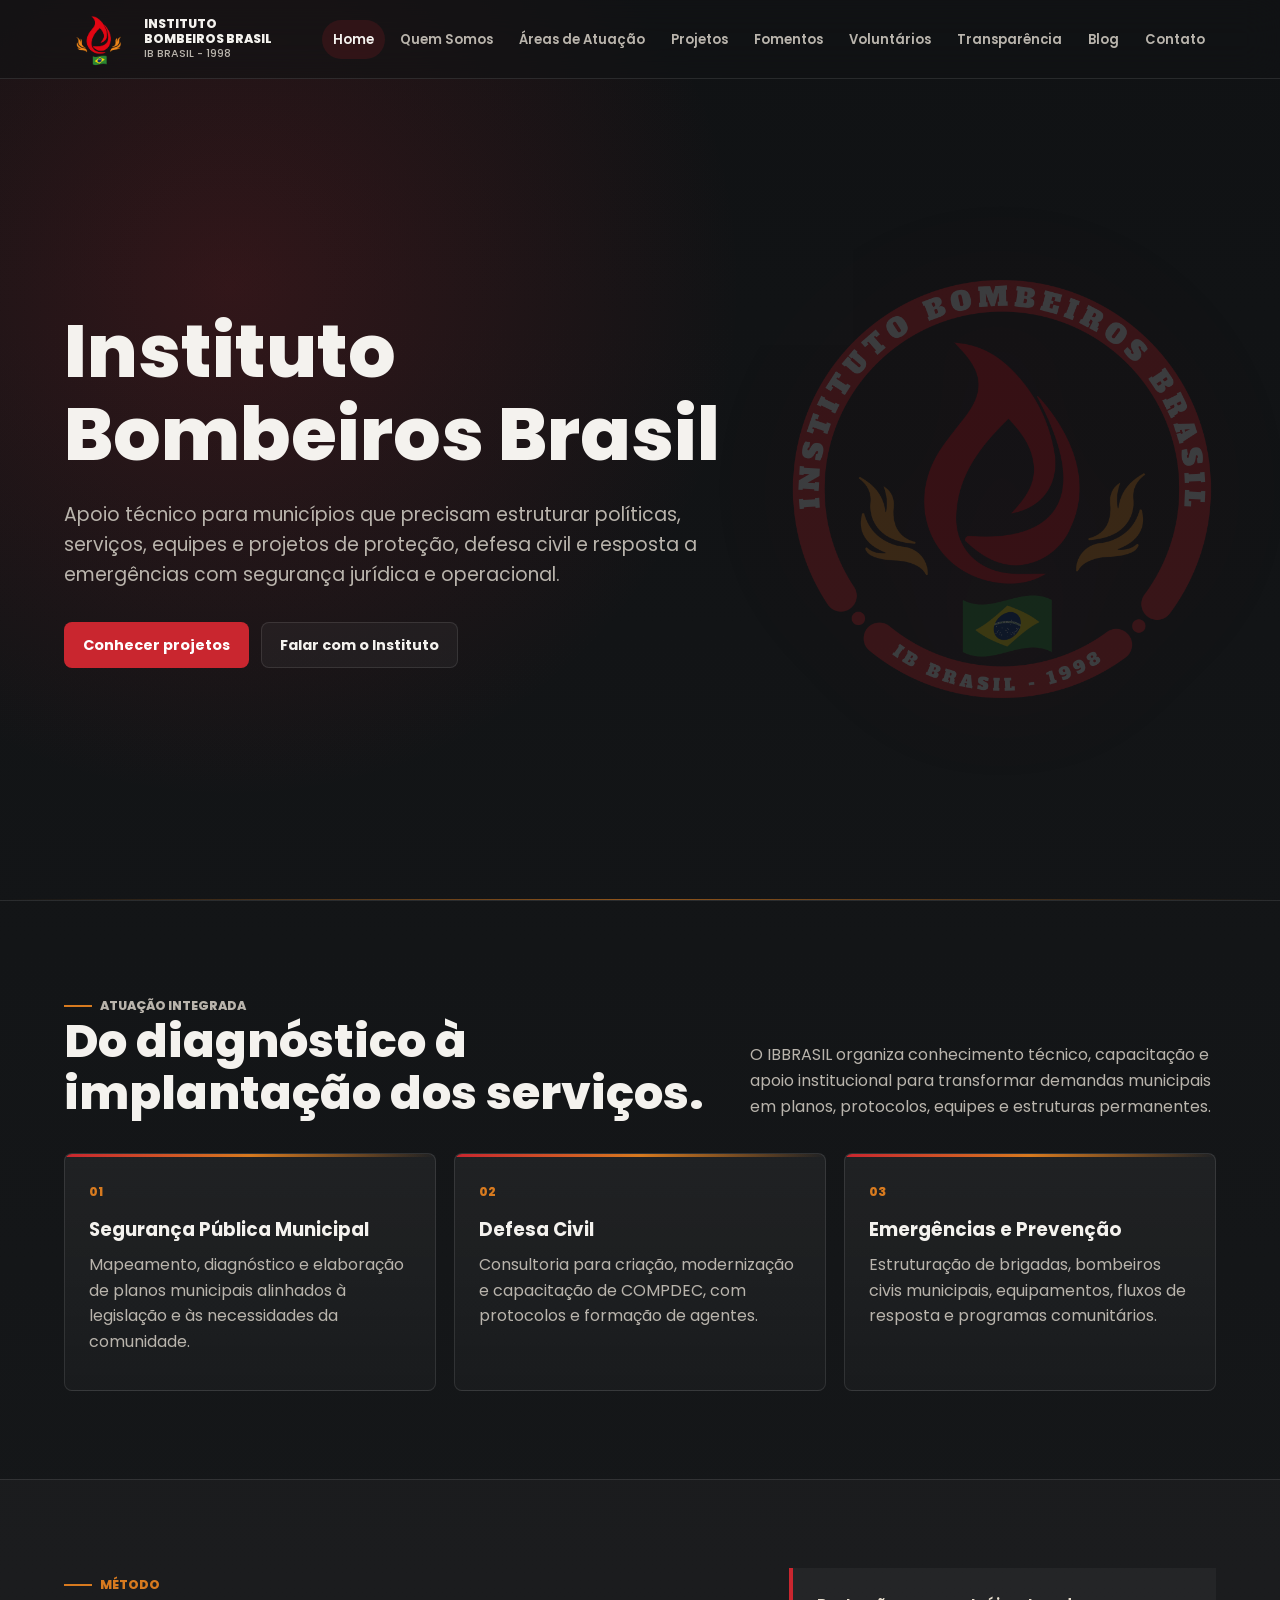
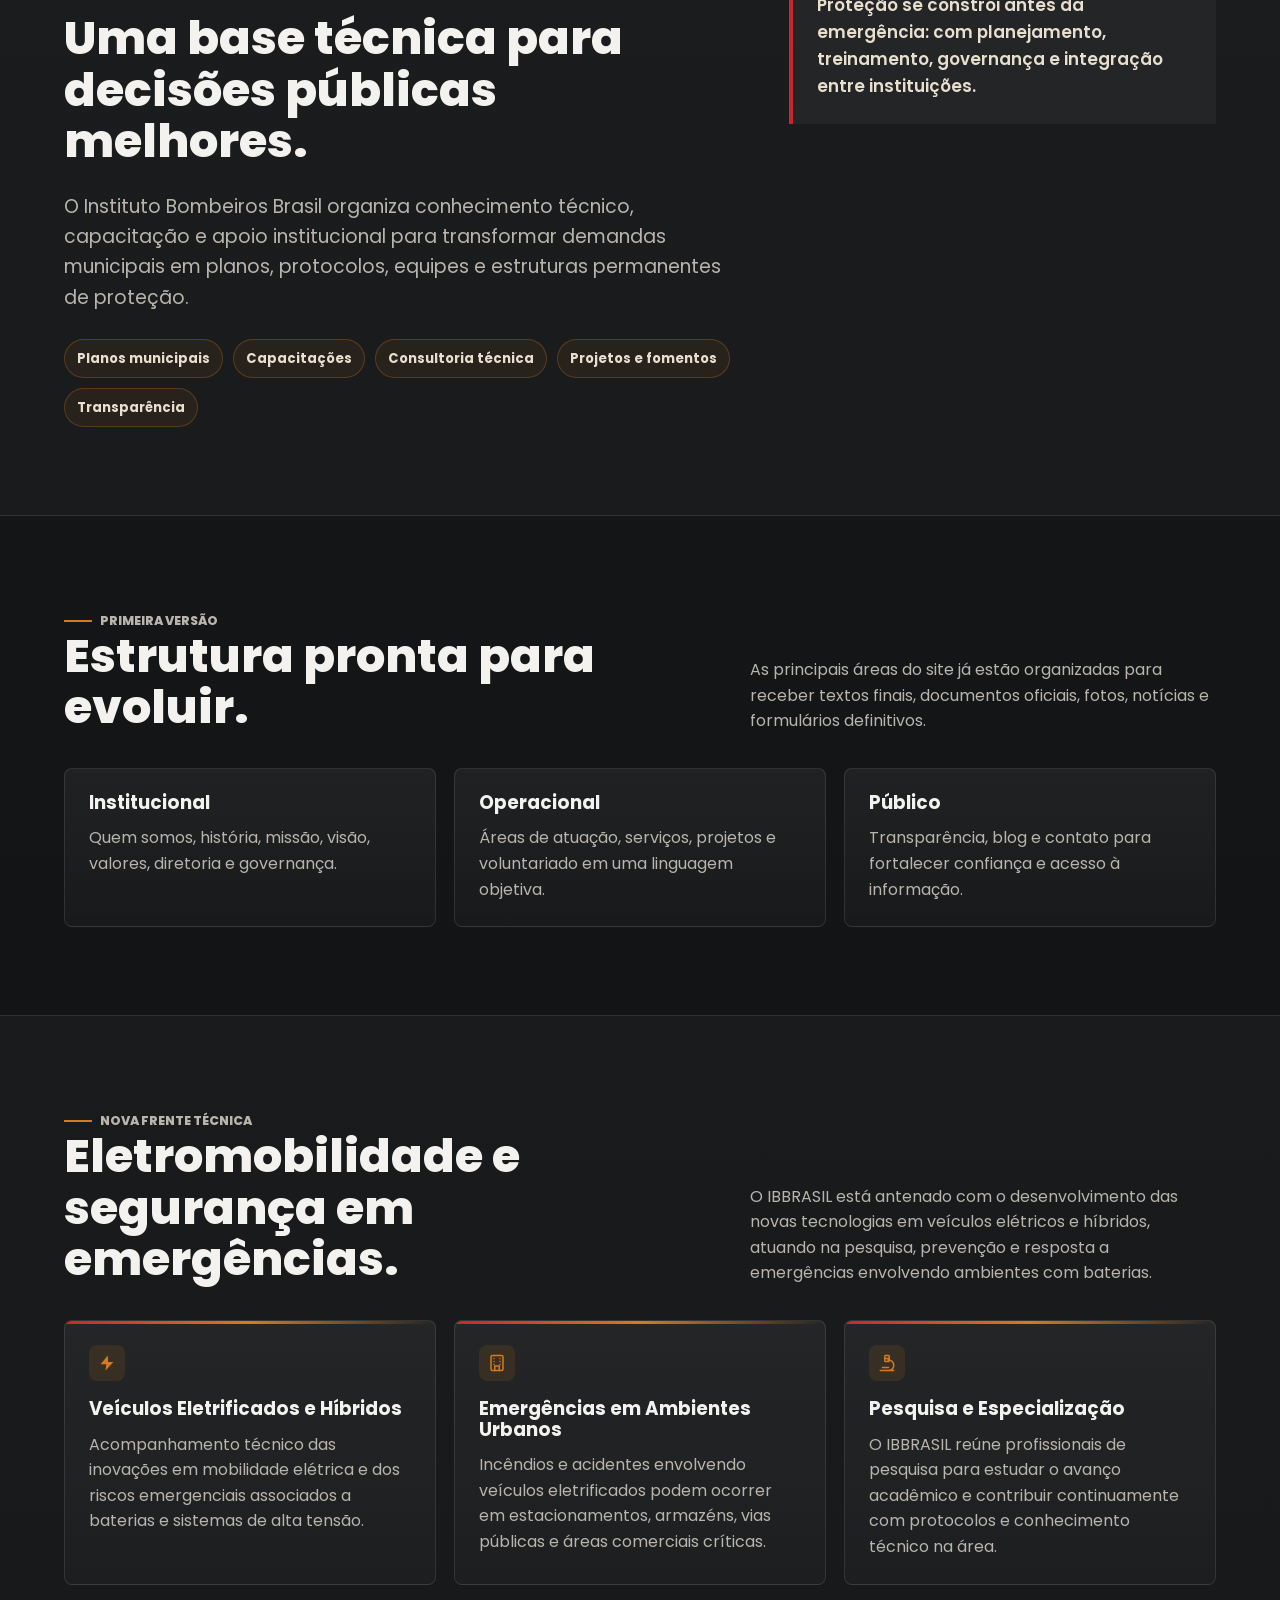
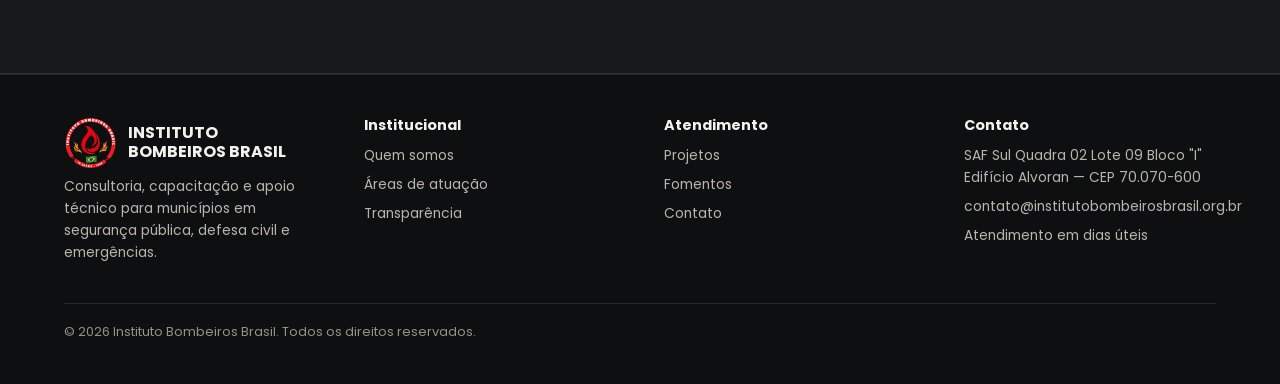
<file: index.html>
<!doctype html>
<html lang="pt-BR">
  <head>
    <meta charset="utf-8">
    <meta name="viewport" content="width=device-width, initial-scale=1">
    <title>Instituto Bombeiros Brasil | Segurança Pública e Defesa Civil Municipal</title>
    <meta name="description" content="Instituto Bombeiros Brasil: apoio técnico para municípios em segurança pública, defesa civil, prevenção e resposta a emergências. Brasília - DF, desde 1998.">
    <meta property="og:title" content="Instituto Bombeiros Brasil | Segurança Pública e Defesa Civil Municipal">
    <meta property="og:description" content="Apoio técnico para municípios em segurança pública, defesa civil, prevenção e resposta a emergências.">
    <meta property="og:image" content="https://institutobombeirosbrasil.org.br/assets/logo-ibb.png">
    <meta property="og:url" content="https://institutobombeirosbrasil.org.br/">
    <meta property="og:type" content="website">
    <meta name="twitter:card" content="summary_large_image">
    <link rel="canonical" href="https://institutobombeirosbrasil.org.br/">
    <link rel="icon" type="image/png" href="assets/favicon.png">
    <link rel="preconnect" href="https://fonts.googleapis.com">
    <link rel="preconnect" href="https://fonts.gstatic.com" crossorigin>
    <link rel="stylesheet" href="https://fonts.googleapis.com/css2?family=Poppins:wght@400;500;600;700;800&display=swap">
    <link rel="stylesheet" href="assets/styles.css">
  </head>
  <body data-page="home">
    <a href="#main-content" class="skip-link">Pular para o conteúdo</a>
    <div id="site-header"></div>

    <main id="main-content">
      <section class="hero">
        <div class="container hero-grid">
          <div>
            <h1>Instituto Bombeiros Brasil</h1>
            <p class="lead">Apoio técnico para municípios que precisam estruturar políticas, serviços, equipes e projetos de proteção, defesa civil e resposta a emergências com segurança jurídica e operacional.</p>
            <div class="hero-actions">
              <a class="button primary" href="pages/servicos.html">Conhecer projetos</a>
              <a class="button secondary" href="pages/contato.html">Falar com o Instituto</a>
            </div>
          </div>
          <div class="hero-mark">
            <img src="assets/logo-ibb.png" alt="" aria-hidden="true" width="600" height="600">
          </div>
        </div>
      </section>

      <section class="section">
        <div class="container">
          <div class="section-head">
            <div>
              <p class="eyebrow">Atuação integrada</p>
              <h2>Do diagnóstico à implantação dos serviços.</h2>
            </div>
            <p>O IBBRASIL organiza conhecimento técnico, capacitação e apoio institucional para transformar demandas municipais em planos, protocolos, equipes e estruturas permanentes.</p>
          </div>
          <div class="grid three">
            <article class="feature">
              <span class="card-label">01</span>
              <h3>Segurança Pública Municipal</h3>
              <p>Mapeamento, diagnóstico e elaboração de planos municipais alinhados à legislação e às necessidades da comunidade.</p>
            </article>
            <article class="feature">
              <span class="card-label">02</span>
              <h3>Defesa Civil</h3>
              <p>Consultoria para criação, modernização e capacitação de COMPDEC, com protocolos e formação de agentes.</p>
            </article>
            <article class="feature">
              <span class="card-label">03</span>
              <h3>Emergências e Prevenção</h3>
              <p>Estruturação de brigadas, bombeiros civis municipais, equipamentos, fluxos de resposta e programas comunitários.</p>
            </article>
          </div>
        </div>
      </section>

      <section class="section alt">
        <div class="container split">
          <div>
            <p class="eyebrow">Método</p>
            <h2>Uma base técnica para decisões públicas melhores.</h2>
            <p class="lead">O Instituto Bombeiros Brasil organiza conhecimento técnico, capacitação e apoio institucional para transformar demandas municipais em planos, protocolos, equipes e estruturas permanentes de proteção.</p>
            <div class="badge-row">
              <span class="badge">Planos municipais</span>
              <span class="badge">Capacitações</span>
              <span class="badge">Consultoria técnica</span>
              <span class="badge">Projetos e fomentos</span>
              <span class="badge">Transparência</span>
            </div>
          </div>
          <div class="quote-panel">Proteção se constrói antes da emergência: com planejamento, treinamento, governança e integração entre instituições.</div>
        </div>
      </section>

      <section class="section">
        <div class="container">
          <div class="section-head">
            <div>
              <p class="eyebrow">Primeira versão</p>
              <h2>Estrutura pronta para evoluir.</h2>
            </div>
            <p>As principais áreas do site já estão organizadas para receber textos finais, documentos oficiais, fotos, notícias e formulários definitivos.</p>
          </div>
          <div class="grid three">
            <article class="card">
              <h3>Institucional</h3>
              <p>Quem somos, história, missão, visão, valores, diretoria e governança.</p>
            </article>
            <article class="card">
              <h3>Operacional</h3>
              <p>Áreas de atuação, serviços, projetos e voluntariado em uma linguagem objetiva.</p>
            </article>
            <article class="card">
              <h3>Público</h3>
              <p>Transparência, blog e contato para fortalecer confiança e acesso à informação.</p>
            </article>
          </div>
        </div>
      </section>

      <section class="section alt">
        <div class="container">
          <div class="section-head">
            <div>
              <p class="eyebrow">Nova frente técnica</p>
              <h2>Eletromobilidade e segurança em emergências.</h2>
            </div>
            <p>O IBBRASIL está antenado com o desenvolvimento das novas tecnologias em veículos elétricos e híbridos, atuando na pesquisa, prevenção e resposta a emergências envolvendo ambientes com baterias.</p>
          </div>
          <div class="grid three">
            <article class="feature">
              <span class="card-icon">
                <svg width="18" height="18" viewBox="0 0 24 24" fill="currentColor" aria-hidden="true"><path d="M13 2 3.5 13.5H11L10 22l10.5-11.5H13.5L13 2Z"/></svg>
              </span>
              <h3>Veículos Eletrificados e Híbridos</h3>
              <p>Acompanhamento técnico das inovações em mobilidade elétrica e dos riscos emergenciais associados a baterias e sistemas de alta tensão.</p>
            </article>
            <article class="feature">
              <span class="card-icon">
                <svg width="18" height="18" viewBox="0 0 24 24" fill="none" stroke="currentColor" stroke-width="2" stroke-linecap="round" stroke-linejoin="round" aria-hidden="true"><rect x="4" y="2" width="16" height="20" rx="2"/><path d="M9 22v-6h6v6"/><path d="M8 6h.01M16 6h.01M8 10h.01M16 10h.01M8 14h.01M16 14h.01"/></svg>
              </span>
              <h3>Emergências em Ambientes Urbanos</h3>
              <p>Incêndios e acidentes envolvendo veículos eletrificados podem ocorrer em estacionamentos, armazéns, vias públicas e áreas comerciais críticas.</p>
            </article>
            <article class="feature">
              <span class="card-icon">
                <svg width="18" height="18" viewBox="0 0 24 24" fill="none" stroke="currentColor" stroke-width="2" stroke-linecap="round" stroke-linejoin="round" aria-hidden="true"><path d="M6 18h8M3 22h18M14 22a7 7 0 1 0 0-14h-1"/><rect x="9" y="2" width="6" height="8" rx="1"/><path d="M9 6h6"/></svg>
              </span>
              <h3>Pesquisa e Especialização</h3>
              <p>O IBBRASIL reúne profissionais de pesquisa para estudar o avanço acadêmico e contribuir continuamente com protocolos e conhecimento técnico na área.</p>
            </article>
          </div>
        </div>
      </section>
    </main>

    <div id="site-footer"></div>
    <script src="assets/site.js"></script>
  </body>
</html>
</file>
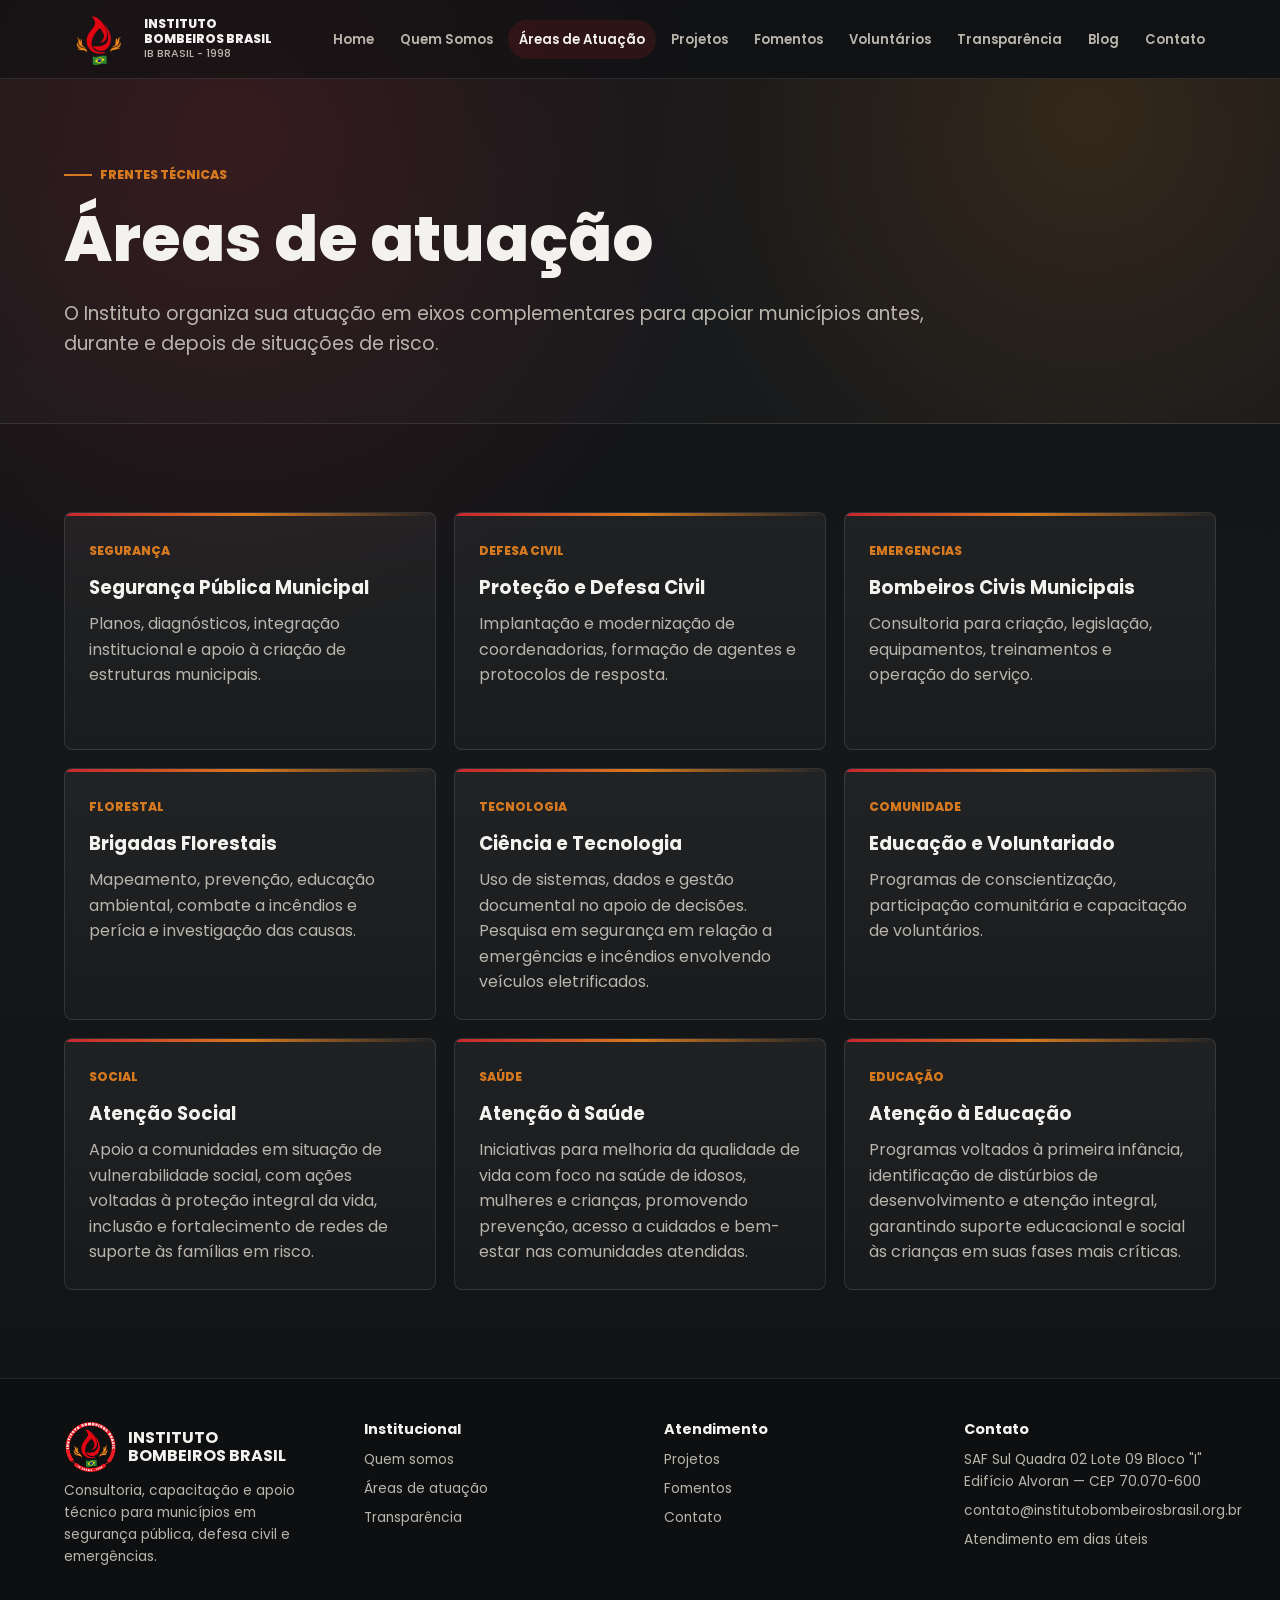
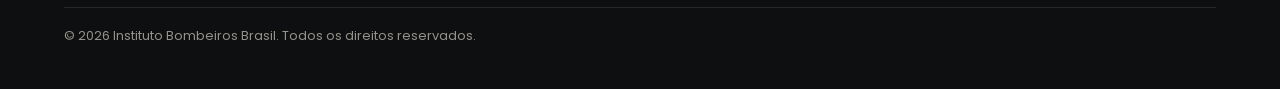
<file: pages/areas-de-atuacao.html>
<!doctype html>
<html lang="pt-BR">
  <head>
    <meta charset="utf-8">
    <meta name="viewport" content="width=device-width, initial-scale=1">
    <title>Áreas de Atuação | Instituto Bombeiros Brasil</title>
    <meta name="description" content="Conheça as frentes técnicas do IBBRASIL: segurança pública, defesa civil, bombeiros civis, brigadas florestais, eletromobilidade e educação preventiva.">
    <meta property="og:title" content="Áreas de Atuação | Instituto Bombeiros Brasil">
    <meta property="og:description" content="Segurança pública, defesa civil, bombeiros civis, brigadas florestais, eletromobilidade e educação preventiva.">
    <meta property="og:image" content="https://institutobombeirosbrasil.org.br/assets/logo-ibb.png">
    <meta property="og:url" content="https://institutobombeirosbrasil.org.br/pages/areas-de-atuacao.html">
    <meta property="og:type" content="website">
    <meta name="twitter:card" content="summary_large_image">
    <link rel="canonical" href="https://institutobombeirosbrasil.org.br/pages/areas-de-atuacao.html">
    <link rel="icon" type="image/png" href="../assets/favicon.png">
    <link rel="preconnect" href="https://fonts.googleapis.com">
    <link rel="preconnect" href="https://fonts.gstatic.com" crossorigin>
    <link rel="stylesheet" href="https://fonts.googleapis.com/css2?family=Poppins:wght@400;500;600;700;800&display=swap">
    <link rel="stylesheet" href="../assets/styles.css">
  </head>
  <body data-page="areas-de-atuacao">
    <a href="#main-content" class="skip-link">Pular para o conteúdo</a>
    <div id="site-header"></div>
    <main id="main-content">
      <section class="page-hero">
        <div class="container">
          <p class="eyebrow">Frentes técnicas</p>
          <h1>Áreas de atuação</h1>
          <p class="lead">O Instituto organiza sua atuação em eixos complementares para apoiar municípios antes, durante e depois de situações de risco.</p>
        </div>
      </section>
      <section class="section">
        <div class="container grid three">
          <article class="feature"><span class="card-label">Segurança</span><h3>Segurança Pública Municipal</h3><p>Planos, diagnósticos, integração institucional e apoio à criação de estruturas municipais.</p></article>
          <article class="feature"><span class="card-label">Defesa Civil</span><h3>Proteção e Defesa Civil</h3><p>Implantação e modernização de coordenadorias, formação de agentes e protocolos de resposta.</p></article>
          <article class="feature"><span class="card-label">Emergencias</span><h3>Bombeiros Civis Municipais</h3><p>Consultoria para criação, legislação, equipamentos, treinamentos e operação do serviço.</p></article>
          <article class="feature"><span class="card-label">Florestal</span><h3>Brigadas Florestais</h3><p>Mapeamento, prevenção, educação ambiental, combate a incêndios e perícia e investigação das causas.</p></article>
          <article class="feature"><span class="card-label">Tecnologia</span><h3>Ciência e Tecnologia</h3><p>Uso de sistemas, dados e gestão documental no apoio de decisões. Pesquisa em segurança em relação a emergências e incêndios envolvendo veículos eletrificados.</p></article>
          <article class="feature"><span class="card-label">Comunidade</span><h3>Educação e Voluntariado</h3><p>Programas de conscientização, participação comunitária e capacitação de voluntários.</p></article>
          <article class="feature"><span class="card-label">Social</span><h3>Atenção Social</h3><p>Apoio a comunidades em situação de vulnerabilidade social, com ações voltadas à proteção integral da vida, inclusão e fortalecimento de redes de suporte às famílias em risco.</p></article>
          <article class="feature"><span class="card-label">Saúde</span><h3>Atenção à Saúde</h3><p>Iniciativas para melhoria da qualidade de vida com foco na saúde de idosos, mulheres e crianças, promovendo prevenção, acesso a cuidados e bem-estar nas comunidades atendidas.</p></article>
          <article class="feature"><span class="card-label">Educação</span><h3>Atenção à Educação</h3><p>Programas voltados à primeira infância, identificação de distúrbios de desenvolvimento e atenção integral, garantindo suporte educacional e social às crianças em suas fases mais críticas.</p></article>
        </div>
      </section>
    </main>
    <div id="site-footer"></div>
    <script src="../assets/site.js"></script>
  </body>
</html>
</file>
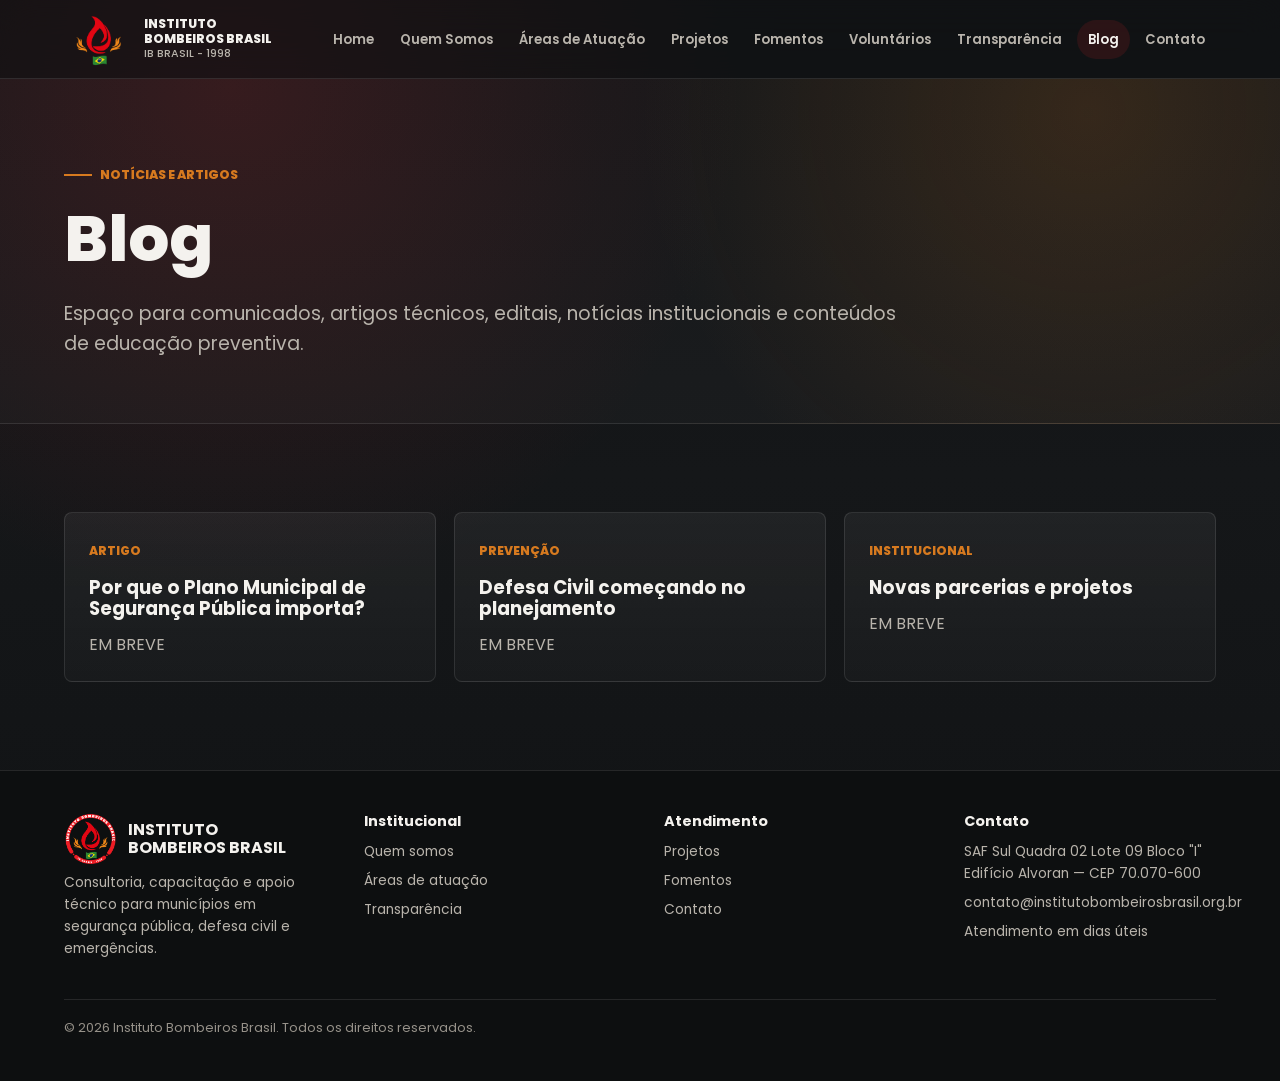
<file: pages/blog.html>
<!doctype html>
<html lang="pt-BR">
  <head>
    <meta charset="utf-8">
    <meta name="viewport" content="width=device-width, initial-scale=1">
    <title>Blog | Instituto Bombeiros Brasil</title>
    <meta name="description" content="Artigos técnicos, notícias institucionais, editais e conteúdos de educação preventiva do Instituto Bombeiros Brasil.">
    <meta property="og:title" content="Blog | Instituto Bombeiros Brasil">
    <meta property="og:description" content="Artigos técnicos, notícias institucionais e conteúdos de educação preventiva do IBBRASIL.">
    <meta property="og:image" content="https://institutobombeirosbrasil.org.br/assets/logo-ibb.png">
    <meta property="og:url" content="https://institutobombeirosbrasil.org.br/pages/blog.html">
    <meta property="og:type" content="website">
    <meta name="twitter:card" content="summary_large_image">
    <link rel="canonical" href="https://institutobombeirosbrasil.org.br/pages/blog.html">
    <link rel="icon" type="image/png" href="../assets/favicon.png">
    <link rel="preconnect" href="https://fonts.googleapis.com">
    <link rel="preconnect" href="https://fonts.gstatic.com" crossorigin>
    <link rel="stylesheet" href="https://fonts.googleapis.com/css2?family=Poppins:wght@400;500;600;700;800&display=swap">
    <link rel="stylesheet" href="../assets/styles.css">
  </head>
  <body data-page="blog">
    <a href="#main-content" class="skip-link">Pular para o conteúdo</a>
    <div id="site-header"></div>
    <main id="main-content">
      <section class="page-hero">
        <div class="container">
          <p class="eyebrow">Notícias e artigos</p>
          <h1>Blog</h1>
          <p class="lead">Espaço para comunicados, artigos técnicos, editais, notícias institucionais e conteúdos de educação preventiva.</p>
        </div>
      </section>
      <section class="section">
        <div class="container grid three">
          <article class="card"><span class="card-label">Artigo</span><h3>Por que o Plano Municipal de Segurança Pública importa?</h3><p>EM BREVE</p></article>
          <article class="card"><span class="card-label">Prevenção</span><h3>Defesa Civil começando no planejamento</h3><p>EM BREVE</p></article>
          <article class="card"><span class="card-label">Institucional</span><h3>Novas parcerias e projetos</h3><p>EM BREVE</p></article>
        </div>
      </section>
    </main>
    <div id="site-footer"></div>
    <script src="../assets/site.js"></script>
  </body>
</html>
</file>
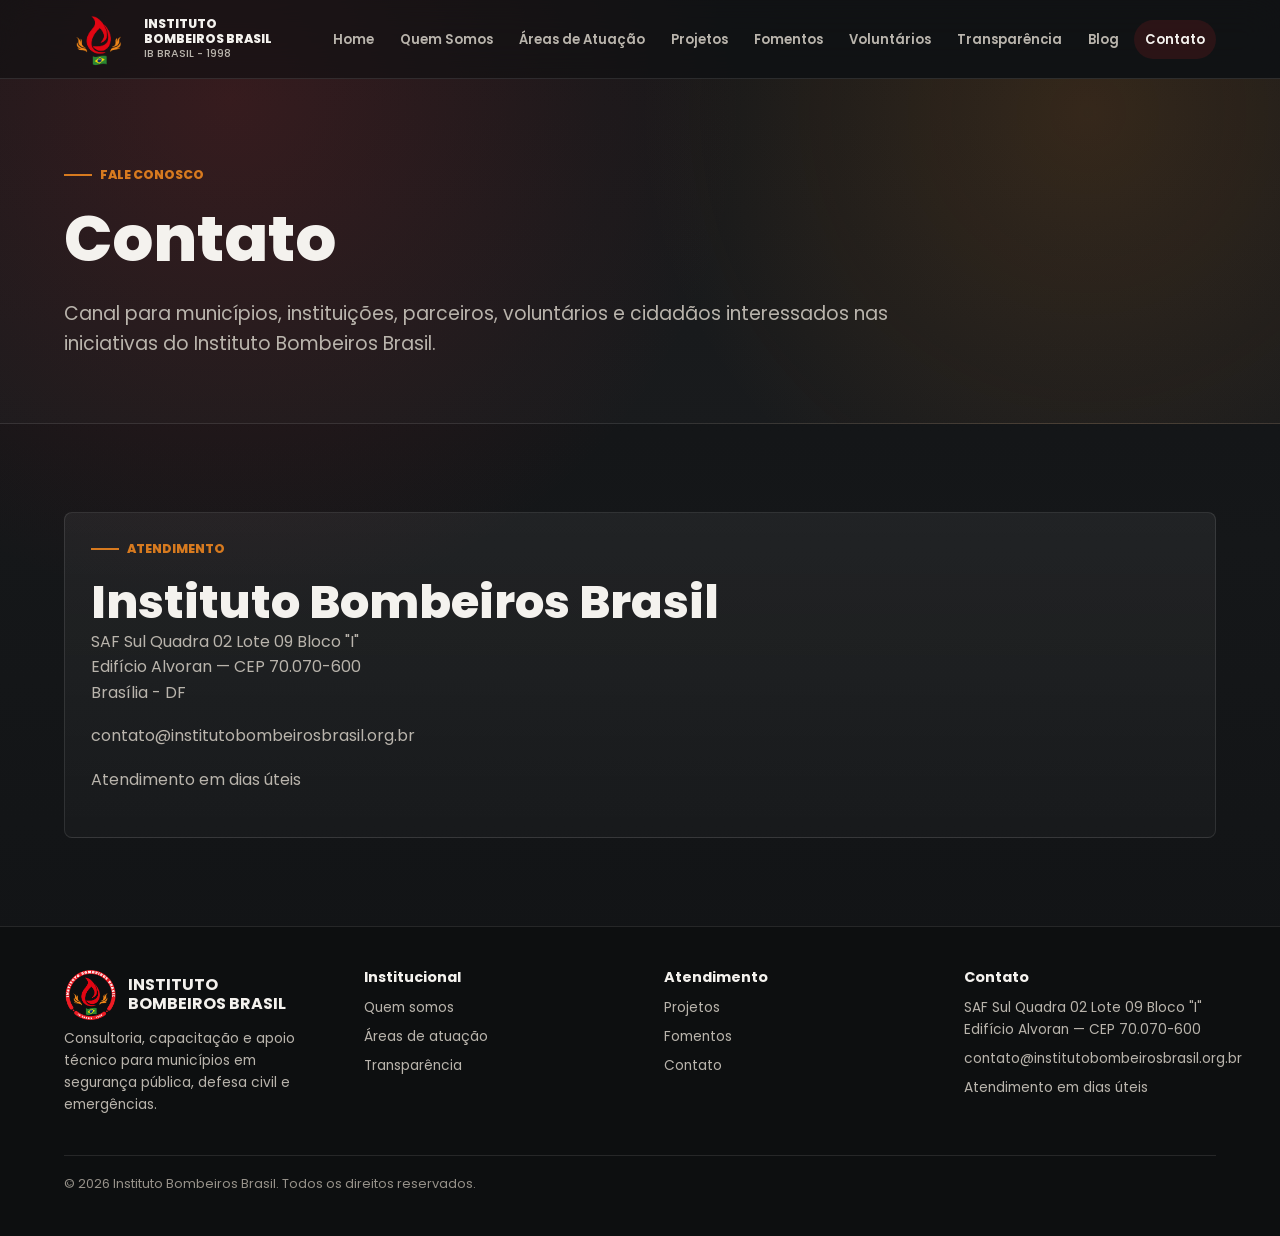
<file: pages/contato.html>
<!doctype html>
<html lang="pt-BR">
  <head>
    <meta charset="utf-8">
    <meta name="viewport" content="width=device-width, initial-scale=1">
    <title>Contato | Instituto Bombeiros Brasil</title>
    <meta name="description" content="Entre em contato com o Instituto Bombeiros Brasil. Atendimento para municípios, instituições, parceiros e voluntários. Brasília - DF.">
    <meta property="og:title" content="Contato | Instituto Bombeiros Brasil">
    <meta property="og:description" content="Entre em contato com o Instituto Bombeiros Brasil para municípios, parceiros e voluntários.">
    <meta property="og:image" content="https://institutobombeirosbrasil.org.br/assets/logo-ibb.png">
    <meta property="og:url" content="https://institutobombeirosbrasil.org.br/pages/contato.html">
    <meta property="og:type" content="website">
    <meta name="twitter:card" content="summary_large_image">
    <link rel="canonical" href="https://institutobombeirosbrasil.org.br/pages/contato.html">
    <link rel="icon" type="image/png" href="../assets/favicon.png">
    <link rel="preconnect" href="https://fonts.googleapis.com">
    <link rel="preconnect" href="https://fonts.gstatic.com" crossorigin>
    <link rel="stylesheet" href="https://fonts.googleapis.com/css2?family=Poppins:wght@400;500;600;700;800&display=swap">
    <link rel="stylesheet" href="../assets/styles.css">
  </head>
  <body data-page="contato">
    <a href="#main-content" class="skip-link">Pular para o conteúdo</a>
    <div id="site-header"></div>
    <main id="main-content">
      <section class="page-hero">
        <div class="container">
          <p class="eyebrow">Fale conosco</p>
          <h1>Contato</h1>
          <p class="lead">Canal para municípios, instituições, parceiros, voluntários e cidadãos interessados nas iniciativas do Instituto Bombeiros Brasil.</p>
        </div>
      </section>
      <section class="section">
        <div class="container">
          <aside class="contact-panel contact-info">
            <p class="eyebrow">Atendimento</p>
            <h2>Instituto Bombeiros Brasil</h2>
            <div class="text-block">
              <p>SAF Sul Quadra 02 Lote 09 Bloco "I"<br>Edifício Alvoran — CEP 70.070-600<br>Brasília - DF</p>
              <p><a href="mailto:contato@institutobombeirosbrasil.org.br">contato@institutobombeirosbrasil.org.br</a></p>
              <p>Atendimento em dias úteis</p>
            </div>
          </aside>
        </div>
      </section>
    </main>
    <div id="site-footer"></div>
    <script src="../assets/site.js"></script>
  </body>
</html>
</file>
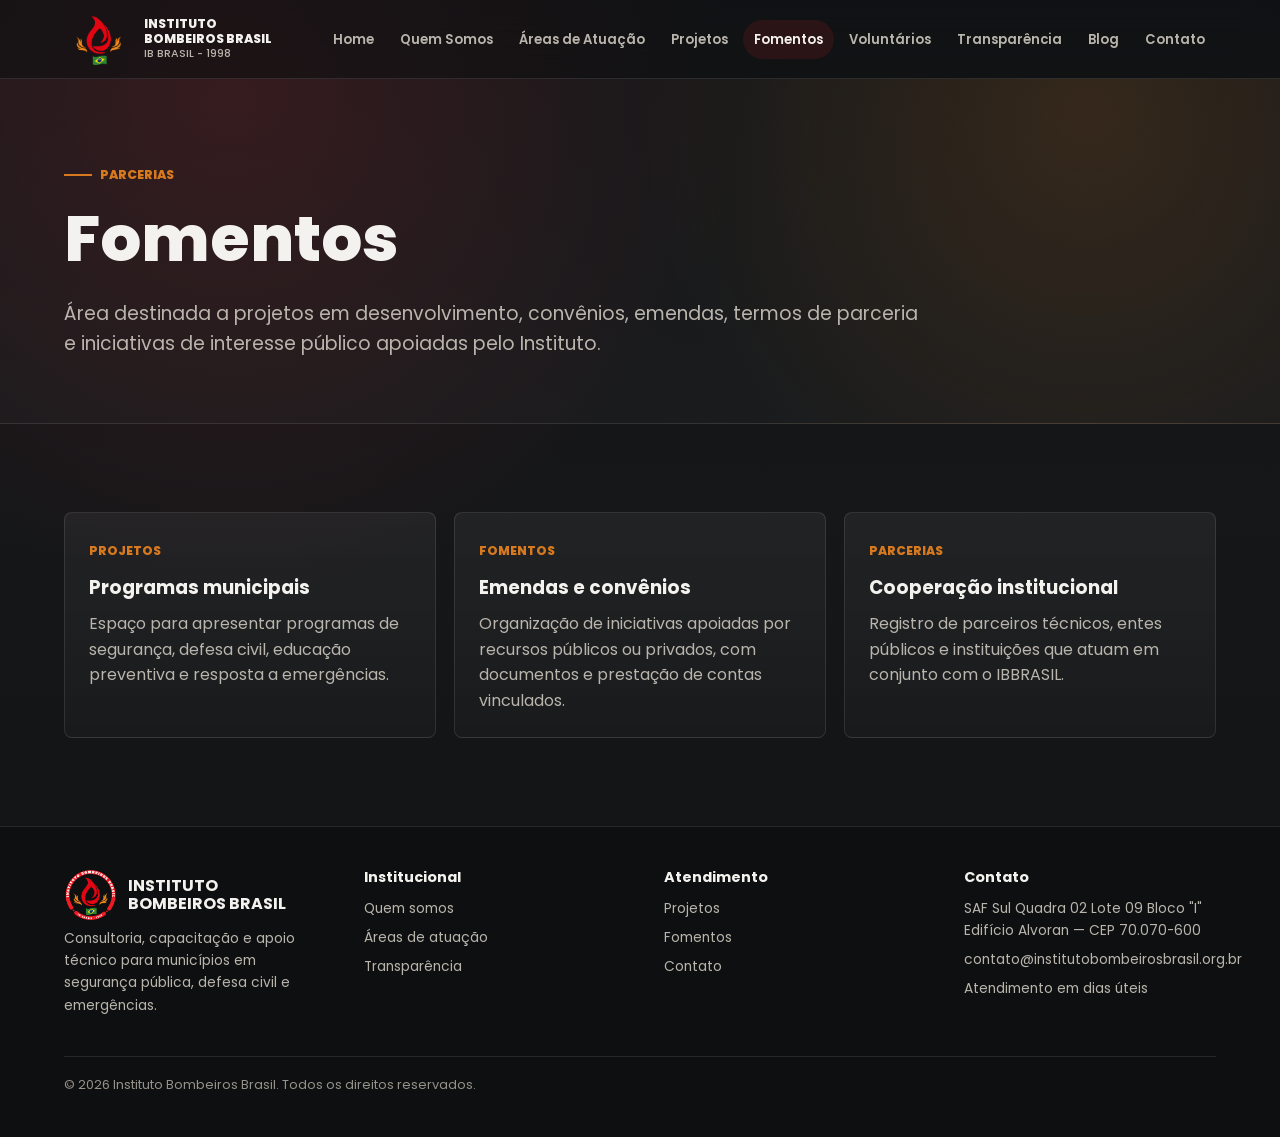
<file: pages/projetos-e-fomentos.html>
<!doctype html>
<html lang="pt-BR">
  <head>
    <meta charset="utf-8">
    <meta name="viewport" content="width=device-width, initial-scale=1">
    <title>Fomentos | Instituto Bombeiros Brasil</title>
    <meta name="description" content="Projetos em desenvolvimento, convênios, emendas e iniciativas de interesse público apoiadas pelo Instituto Bombeiros Brasil.">
    <meta property="og:title" content="Fomentos | Instituto Bombeiros Brasil">
    <meta property="og:description" content="Projetos em desenvolvimento, convênios, emendas e iniciativas de interesse público apoiadas pelo IBBRASIL.">
    <meta property="og:image" content="https://institutobombeirosbrasil.org.br/assets/logo-ibb.png">
    <meta property="og:url" content="https://institutobombeirosbrasil.org.br/pages/projetos-e-fomentos.html">
    <meta property="og:type" content="website">
    <meta name="twitter:card" content="summary_large_image">
    <link rel="canonical" href="https://institutobombeirosbrasil.org.br/pages/projetos-e-fomentos.html">
    <link rel="icon" type="image/png" href="../assets/favicon.png">
    <link rel="preconnect" href="https://fonts.googleapis.com">
    <link rel="preconnect" href="https://fonts.gstatic.com" crossorigin>
    <link rel="stylesheet" href="https://fonts.googleapis.com/css2?family=Poppins:wght@400;500;600;700;800&display=swap">
    <link rel="stylesheet" href="../assets/styles.css">
  </head>
  <body data-page="projetos-e-fomentos">
    <a href="#main-content" class="skip-link">Pular para o conteúdo</a>
    <div id="site-header"></div>
    <main id="main-content">
      <section class="page-hero">
        <div class="container">
          <p class="eyebrow">Parcerias</p>
          <h1>Fomentos</h1>
          <p class="lead">Área destinada a projetos em desenvolvimento, convênios, emendas, termos de parceria e iniciativas de interesse público apoiadas pelo Instituto.</p>
        </div>
      </section>
      <section class="section">
        <div class="container grid three">
          <article class="card"><span class="card-label">Projetos</span><h3>Programas municipais</h3><p>Espaço para apresentar programas de segurança, defesa civil, educação preventiva e resposta a emergências.</p></article>
          <article class="card"><span class="card-label">Fomentos</span><h3>Emendas e convênios</h3><p>Organização de iniciativas apoiadas por recursos públicos ou privados, com documentos e prestação de contas vinculados.</p></article>
          <article class="card"><span class="card-label">Parcerias</span><h3>Cooperação institucional</h3><p>Registro de parceiros técnicos, entes públicos e instituições que atuam em conjunto com o IBBRASIL.</p></article>
        </div>
      </section>
    </main>
    <div id="site-footer"></div>
    <script src="../assets/site.js"></script>
  </body>
</html>
</file>
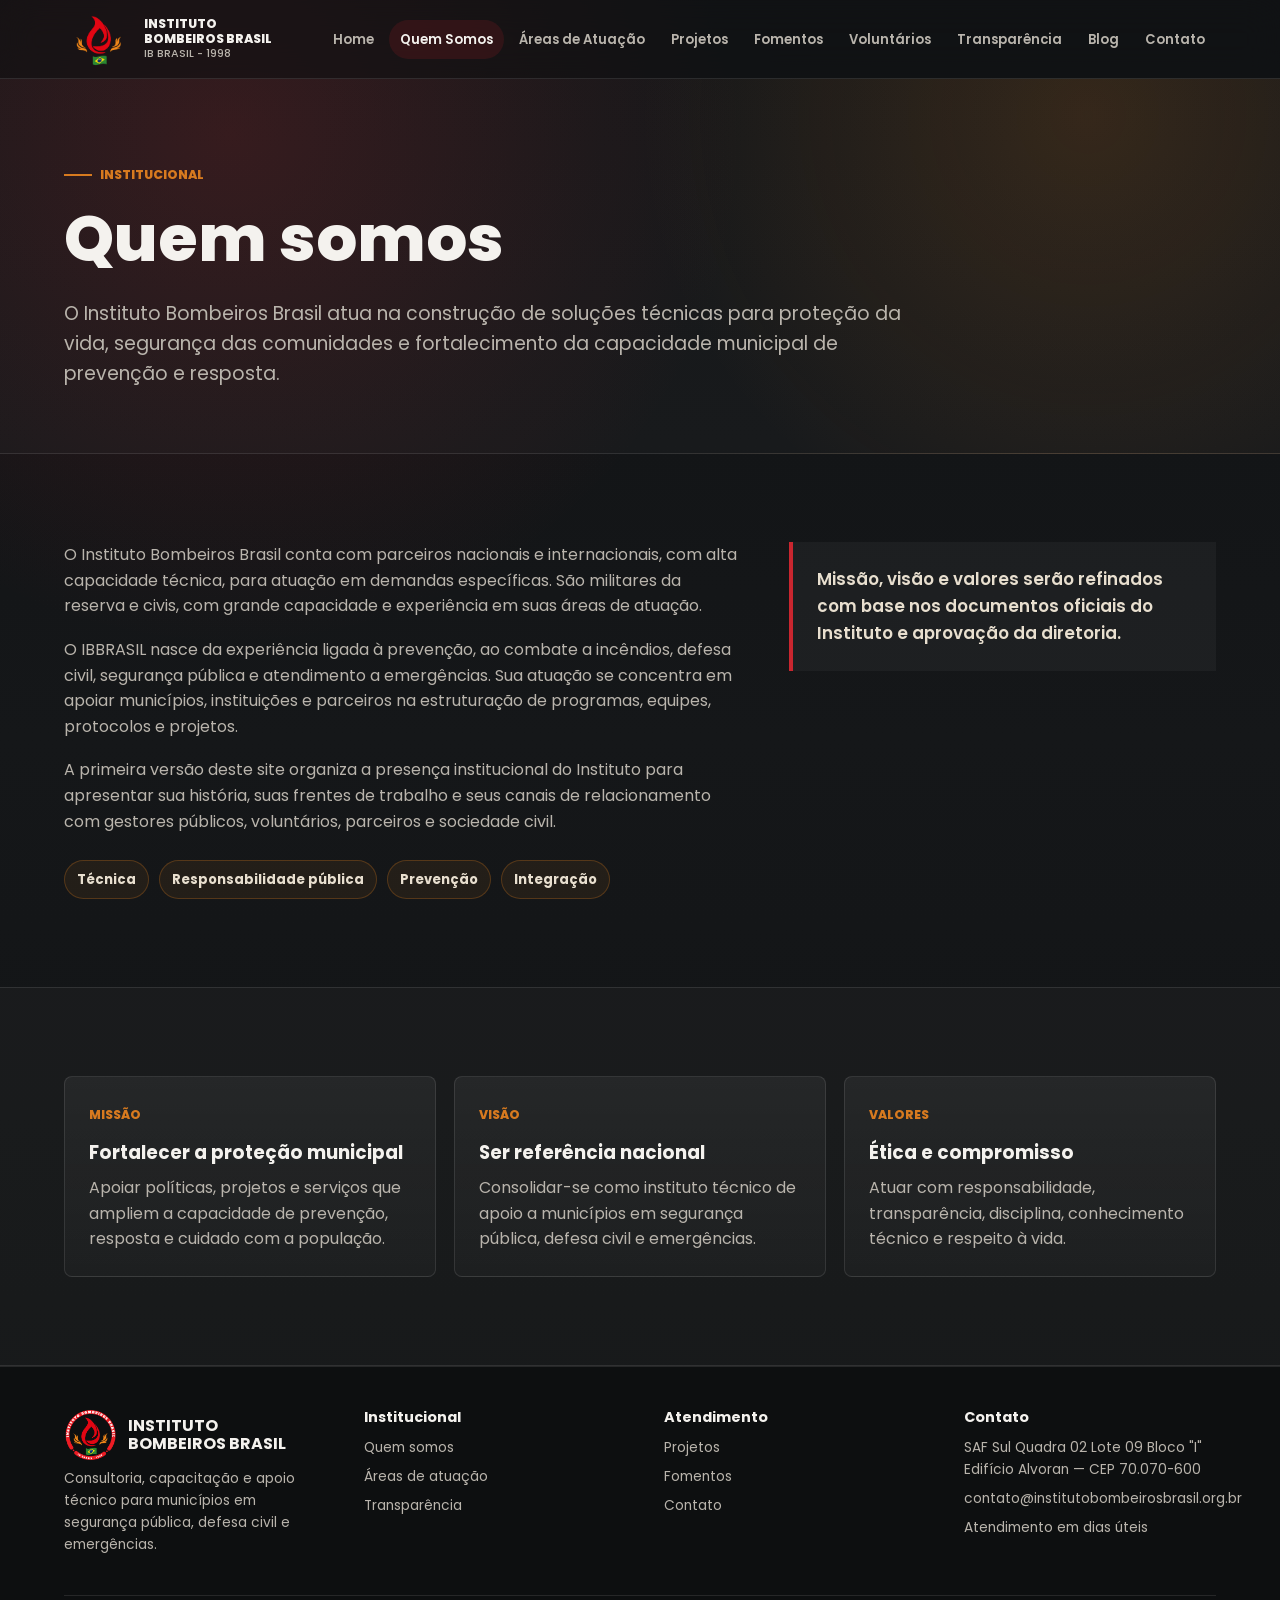
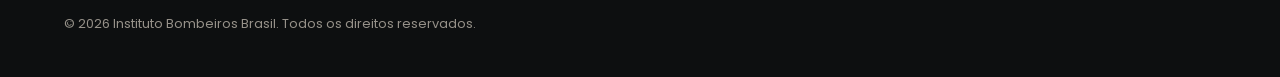
<file: pages/quem-somos.html>
<!doctype html>
<html lang="pt-BR">
  <head>
    <meta charset="utf-8">
    <meta name="viewport" content="width=device-width, initial-scale=1">
    <title>Quem Somos | Instituto Bombeiros Brasil</title>
    <meta name="description" content="Conheça a história, missão e equipe do Instituto Bombeiros Brasil. Apoio técnico a municípios em segurança pública e defesa civil desde 1998, Brasília - DF.">
    <meta property="og:title" content="Quem Somos | Instituto Bombeiros Brasil">
    <meta property="og:description" content="Conheça a história, missão e equipe do Instituto Bombeiros Brasil. Apoio técnico a municípios em segurança pública e defesa civil desde 1998.">
    <meta property="og:image" content="https://institutobombeirosbrasil.org.br/assets/logo-ibb.png">
    <meta property="og:url" content="https://institutobombeirosbrasil.org.br/pages/quem-somos.html">
    <meta property="og:type" content="website">
    <meta name="twitter:card" content="summary_large_image">
    <link rel="canonical" href="https://institutobombeirosbrasil.org.br/pages/quem-somos.html">
    <link rel="icon" type="image/png" href="../assets/favicon.png">
    <link rel="preconnect" href="https://fonts.googleapis.com">
    <link rel="preconnect" href="https://fonts.gstatic.com" crossorigin>
    <link rel="stylesheet" href="https://fonts.googleapis.com/css2?family=Poppins:wght@400;500;600;700;800&display=swap">
    <link rel="stylesheet" href="../assets/styles.css">
  </head>
  <body data-page="quem-somos">
    <a href="#main-content" class="skip-link">Pular para o conteúdo</a>
    <div id="site-header"></div>
    <main id="main-content">
      <section class="page-hero">
        <div class="container">
          <p class="eyebrow">Institucional</p>
          <h1>Quem somos</h1>
          <p class="lead">O Instituto Bombeiros Brasil atua na construção de soluções técnicas para proteção da vida, segurança das comunidades e fortalecimento da capacidade municipal de prevenção e resposta.</p>
        </div>
      </section>
      <section class="section">
        <div class="container split">
          <div class="text-block">
            <p>O Instituto Bombeiros Brasil conta com parceiros nacionais e internacionais, com alta capacidade técnica, para atuação em demandas específicas. São militares da reserva e civis, com grande capacidade e experiência em suas áreas de atuação.</p>
            <p>O IBBRASIL nasce da experiência ligada à prevenção, ao combate a incêndios, defesa civil, segurança pública e atendimento a emergências. Sua atuação se concentra em apoiar municípios, instituições e parceiros na estruturação de programas, equipes, protocolos e projetos.</p>
            <p>A primeira versão deste site organiza a presença institucional do Instituto para apresentar sua história, suas frentes de trabalho e seus canais de relacionamento com gestores públicos, voluntários, parceiros e sociedade civil.</p>
            <div class="badge-row">
              <span class="badge">Técnica</span>
              <span class="badge">Responsabilidade pública</span>
              <span class="badge">Prevenção</span>
              <span class="badge">Integração</span>
            </div>
          </div>
          <aside class="quote-panel">Missão, visão e valores serão refinados com base nos documentos oficiais do Instituto e aprovação da diretoria.</aside>
        </div>
      </section>
      <section class="section alt">
        <div class="container grid three">
          <article class="card"><span class="card-label">Missão</span><h3>Fortalecer a proteção municipal</h3><p>Apoiar políticas, projetos e serviços que ampliem a capacidade de prevenção, resposta e cuidado com a população.</p></article>
          <article class="card"><span class="card-label">Visão</span><h3>Ser referência nacional</h3><p>Consolidar-se como instituto técnico de apoio a municípios em segurança pública, defesa civil e emergências.</p></article>
          <article class="card"><span class="card-label">Valores</span><h3>Ética e compromisso</h3><p>Atuar com responsabilidade, transparência, disciplina, conhecimento técnico e respeito à vida.</p></article>
        </div>
      </section>
    </main>
    <div id="site-footer"></div>
    <script src="../assets/site.js"></script>
  </body>
</html>
</file>
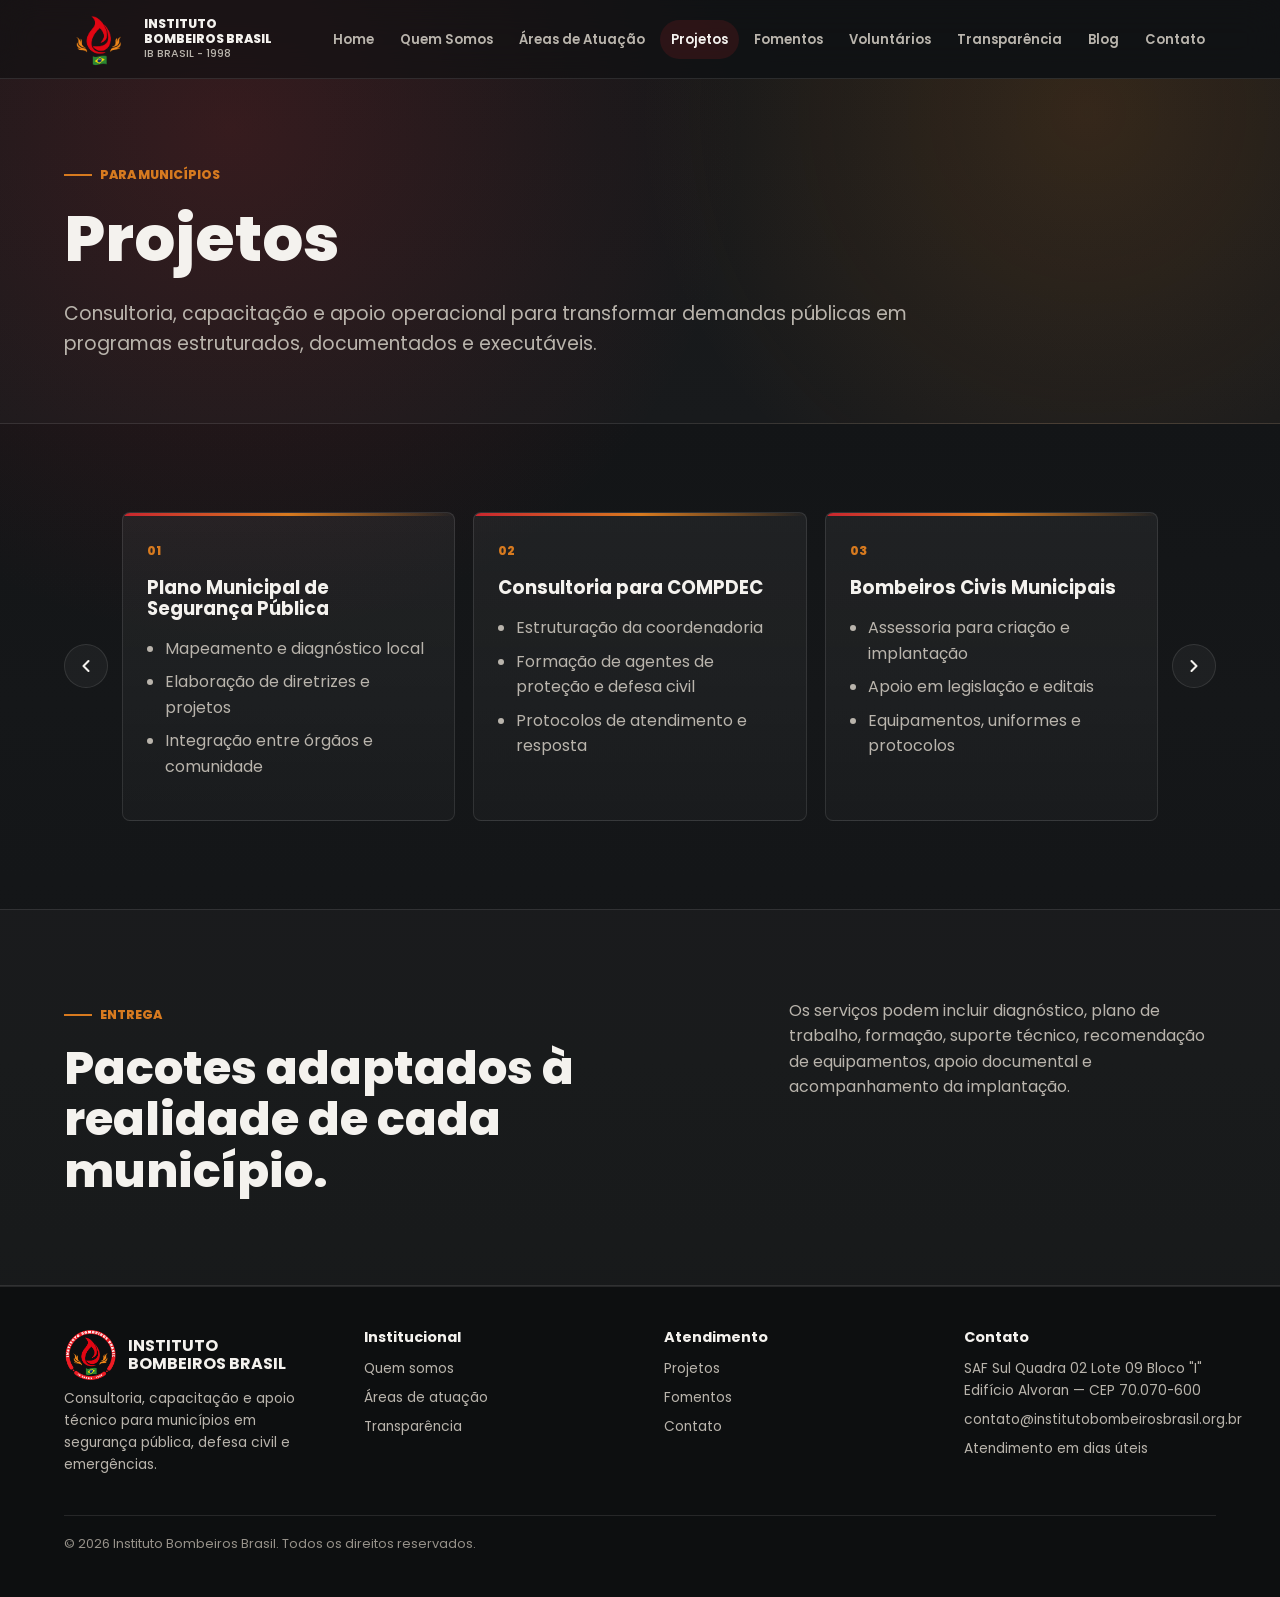
<file: pages/servicos.html>
<!doctype html>
<html lang="pt-BR">
  <head>
    <meta charset="utf-8">
    <meta name="viewport" content="width=device-width, initial-scale=1">
    <title>Projetos | Instituto Bombeiros Brasil</title>
    <meta name="description" content="Projetos do Instituto Bombeiros Brasil: planos municipais, COMPDEC, bombeiros civis, brigadas florestais e eletromobilidade para municípios.">
    <meta property="og:title" content="Projetos | Instituto Bombeiros Brasil">
    <meta property="og:description" content="Consultoria, capacitação e apoio operacional para transformar demandas públicas em programas estruturados.">
    <meta property="og:image" content="https://institutobombeirosbrasil.org.br/assets/logo-ibb.png">
    <meta property="og:url" content="https://institutobombeirosbrasil.org.br/pages/servicos.html">
    <meta property="og:type" content="website">
    <meta name="twitter:card" content="summary_large_image">
    <link rel="canonical" href="https://institutobombeirosbrasil.org.br/pages/servicos.html">
    <link rel="icon" type="image/png" href="../assets/favicon.png">
    <link rel="preconnect" href="https://fonts.googleapis.com">
    <link rel="preconnect" href="https://fonts.gstatic.com" crossorigin>
    <link rel="stylesheet" href="https://fonts.googleapis.com/css2?family=Poppins:wght@400;500;600;700;800&display=swap">
    <link rel="stylesheet" href="../assets/styles.css">
  </head>
  <body data-page="servicos">
    <a href="#main-content" class="skip-link">Pular para o conteúdo</a>
    <div id="site-header"></div>
    <main id="main-content">
      <section class="page-hero">
        <div class="container">
          <p class="eyebrow">Para municípios</p>
          <h1>Projetos</h1>
          <p class="lead">Consultoria, capacitação e apoio operacional para transformar demandas públicas em programas estruturados, documentados e executáveis.</p>
        </div>
      </section>
      <section class="section">
        <div class="container">
          <div class="carousel-wrapper">
            <button class="carousel-btn prev" aria-label="Anterior">
              <svg width="20" height="20" viewBox="0 0 24 24" fill="none" stroke="currentColor" stroke-width="2.5" stroke-linecap="round" stroke-linejoin="round"><polyline points="15 18 9 12 15 6"/></svg>
            </button>
            <div class="carousel-outer">
              <div class="carousel-track">
                <article class="feature"><span class="card-label">01</span><h3>Plano Municipal de Segurança Pública</h3><ul><li>Mapeamento e diagnóstico local</li><li>Elaboração de diretrizes e projetos</li><li>Integração entre órgãos e comunidade</li></ul></article>
                <article class="feature"><span class="card-label">02</span><h3>Consultoria para COMPDEC</h3><ul><li>Estruturação da coordenadoria</li><li>Formação de agentes de proteção e defesa civil</li><li>Protocolos de atendimento e resposta</li></ul></article>
                <article class="feature"><span class="card-label">03</span><h3>Bombeiros Civis Municipais</h3><ul><li>Assessoria para criação e implantação</li><li>Apoio em legislação e editais</li><li>Equipamentos, uniformes e protocolos</li></ul></article>
                <article class="feature"><span class="card-label">04</span><h3>Brigadas de Incêndio Florestal</h3><ul><li>Mapeamento de áreas de monitoramento</li><li>Capacitação técnica de equipes</li><li>Educação ambiental</li><li>Perícia e investigação das causas</li></ul></article>
                <article class="feature"><span class="card-label">05</span><h3>Eletromobilidade</h3><ul><li>Consultoria em ambientes com baterias</li><li>Capacitação técnica para equipes de resposta</li><li>Pesquisa e atualização acadêmica contínua</li></ul></article>
              </div>
            </div>
            <button class="carousel-btn next" aria-label="Próximo">
              <svg width="20" height="20" viewBox="0 0 24 24" fill="none" stroke="currentColor" stroke-width="2.5" stroke-linecap="round" stroke-linejoin="round"><polyline points="9 18 15 12 9 6"/></svg>
            </button>
          </div>
        </div>
      </section>
      <section class="section alt">
        <div class="container split">
          <div>
            <p class="eyebrow">Entrega</p>
            <h2>Pacotes adaptados à realidade de cada município.</h2>
          </div>
          <div class="text-block">
            <p>Os serviços podem incluir diagnóstico, plano de trabalho, formação, suporte técnico, recomendação de equipamentos, apoio documental e acompanhamento da implantação.</p>
          </div>
        </div>
      </section>
    </main>
    <div id="site-footer"></div>
    <script src="../assets/site.js"></script>
    <script>
      (function () {
        const GAP = 18;
        const CLONES = 3;
        const outer = document.querySelector('.carousel-outer');
        const track = document.querySelector('.carousel-track');
        const prevBtn = document.querySelector('.carousel-btn.prev');
        const nextBtn = document.querySelector('.carousel-btn.next');

        const realCards = Array.from(track.children);
        const total = realCards.length;

        realCards.slice(-CLONES).reverse().forEach(c => {
          track.insertBefore(c.cloneNode(true), track.firstChild);
        });
        realCards.slice(0, CLONES).forEach(c => {
          track.appendChild(c.cloneNode(true));
        });

        const allCards = Array.from(track.children);
        let current = CLONES;
        let locked = false;

        function visibleCount() {
          return window.innerWidth < 760 ? 1 : 3;
        }

        function cardWidth() {
          const v = visibleCount();
          return (outer.offsetWidth - GAP * (v - 1)) / v;
        }

        function moveTo(index, animate) {
          if (!animate) track.style.transition = 'none';
          else track.style.transition = 'transform 420ms ease';
          const w = cardWidth();
          track.style.transform = `translateX(${-(index * (w + GAP))}px)`;
          current = index;
        }

        function setWidths() {
          const w = cardWidth();
          allCards.forEach(c => { c.style.flex = `0 0 ${w}px`; });
          moveTo(current, false);
          requestAnimationFrame(() => track.style.transition = 'transform 420ms ease');
        }

        track.addEventListener('transitionend', () => {
          if (current >= CLONES + total) { moveTo(CLONES, false); }
          else if (current < CLONES) { moveTo(CLONES + total - 1, false); }
          locked = false;
        });

        nextBtn.addEventListener('click', () => {
          if (locked) return;
          locked = true;
          moveTo(current + 1, true);
        });

        prevBtn.addEventListener('click', () => {
          if (locked) return;
          locked = true;
          moveTo(current - 1, true);
        });

        track.style.display = 'flex';
        track.style.gap = GAP + 'px';
        setWidths();
        window.addEventListener('resize', setWidths);
      })();
    </script>
  </body>
</html>
</file>
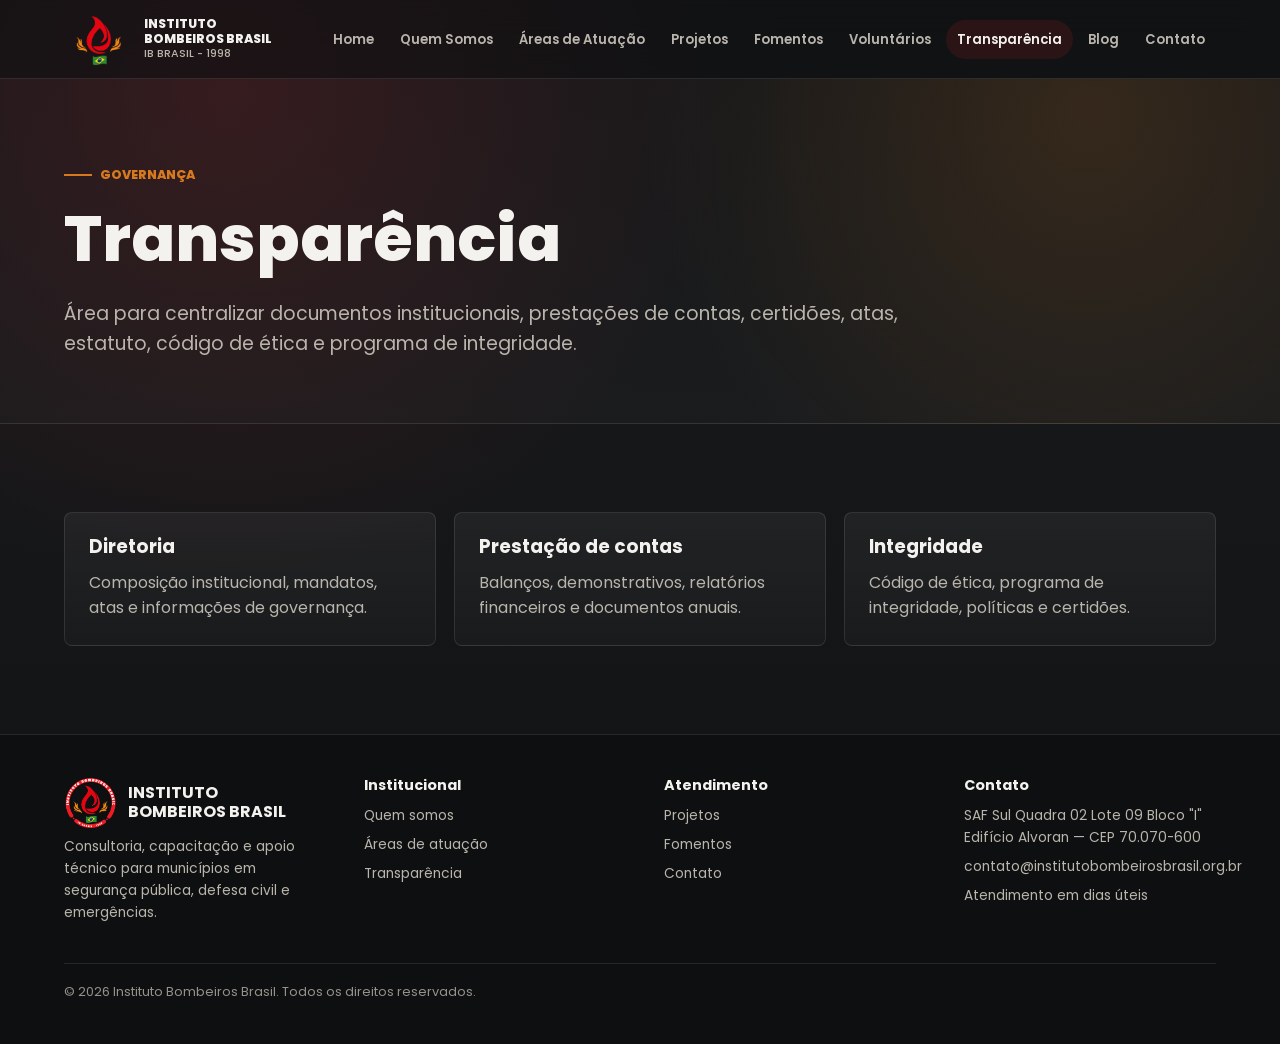
<file: pages/transparencia.html>
<!doctype html>
<html lang="pt-BR">
  <head>
    <meta charset="utf-8">
    <meta name="viewport" content="width=device-width, initial-scale=1">
    <title>Transparência | Instituto Bombeiros Brasil</title>
    <meta name="description" content="Acesso a documentos institucionais, prestações de contas, certidões, atas, estatuto e programa de integridade do Instituto Bombeiros Brasil.">
    <meta property="og:title" content="Transparência | Instituto Bombeiros Brasil">
    <meta property="og:description" content="Documentos institucionais, prestações de contas, certidões e programa de integridade do IBBRASIL.">
    <meta property="og:image" content="https://institutobombeirosbrasil.org.br/assets/logo-ibb.png">
    <meta property="og:url" content="https://institutobombeirosbrasil.org.br/pages/transparencia.html">
    <meta property="og:type" content="website">
    <meta name="twitter:card" content="summary_large_image">
    <link rel="canonical" href="https://institutobombeirosbrasil.org.br/pages/transparencia.html">
    <link rel="icon" type="image/png" href="../assets/favicon.png">
    <link rel="preconnect" href="https://fonts.googleapis.com">
    <link rel="preconnect" href="https://fonts.gstatic.com" crossorigin>
    <link rel="stylesheet" href="https://fonts.googleapis.com/css2?family=Poppins:wght@400;500;600;700;800&display=swap">
    <link rel="stylesheet" href="../assets/styles.css">
  </head>
  <body data-page="transparencia">
    <a href="#main-content" class="skip-link">Pular para o conteúdo</a>
    <div id="site-header"></div>
    <main id="main-content">
      <section class="page-hero">
        <div class="container">
          <p class="eyebrow">Governança</p>
          <h1>Transparência</h1>
          <p class="lead">Área para centralizar documentos institucionais, prestações de contas, certidões, atas, estatuto, código de ética e programa de integridade.</p>
        </div>
      </section>
      <section class="section">
        <div class="container grid three">
          <article class="card"><h3>Diretoria</h3><p>Composição institucional, mandatos, atas e informações de governança.</p></article>
          <article class="card"><h3>Prestação de contas</h3><p>Balanços, demonstrativos, relatórios financeiros e documentos anuais.</p></article>
          <article class="card"><h3>Integridade</h3><p>Código de ética, programa de integridade, políticas e certidões.</p></article>
        </div>
      </section>
    </main>
    <div id="site-footer"></div>
    <script src="../assets/site.js"></script>
  </body>
</html>
</file>
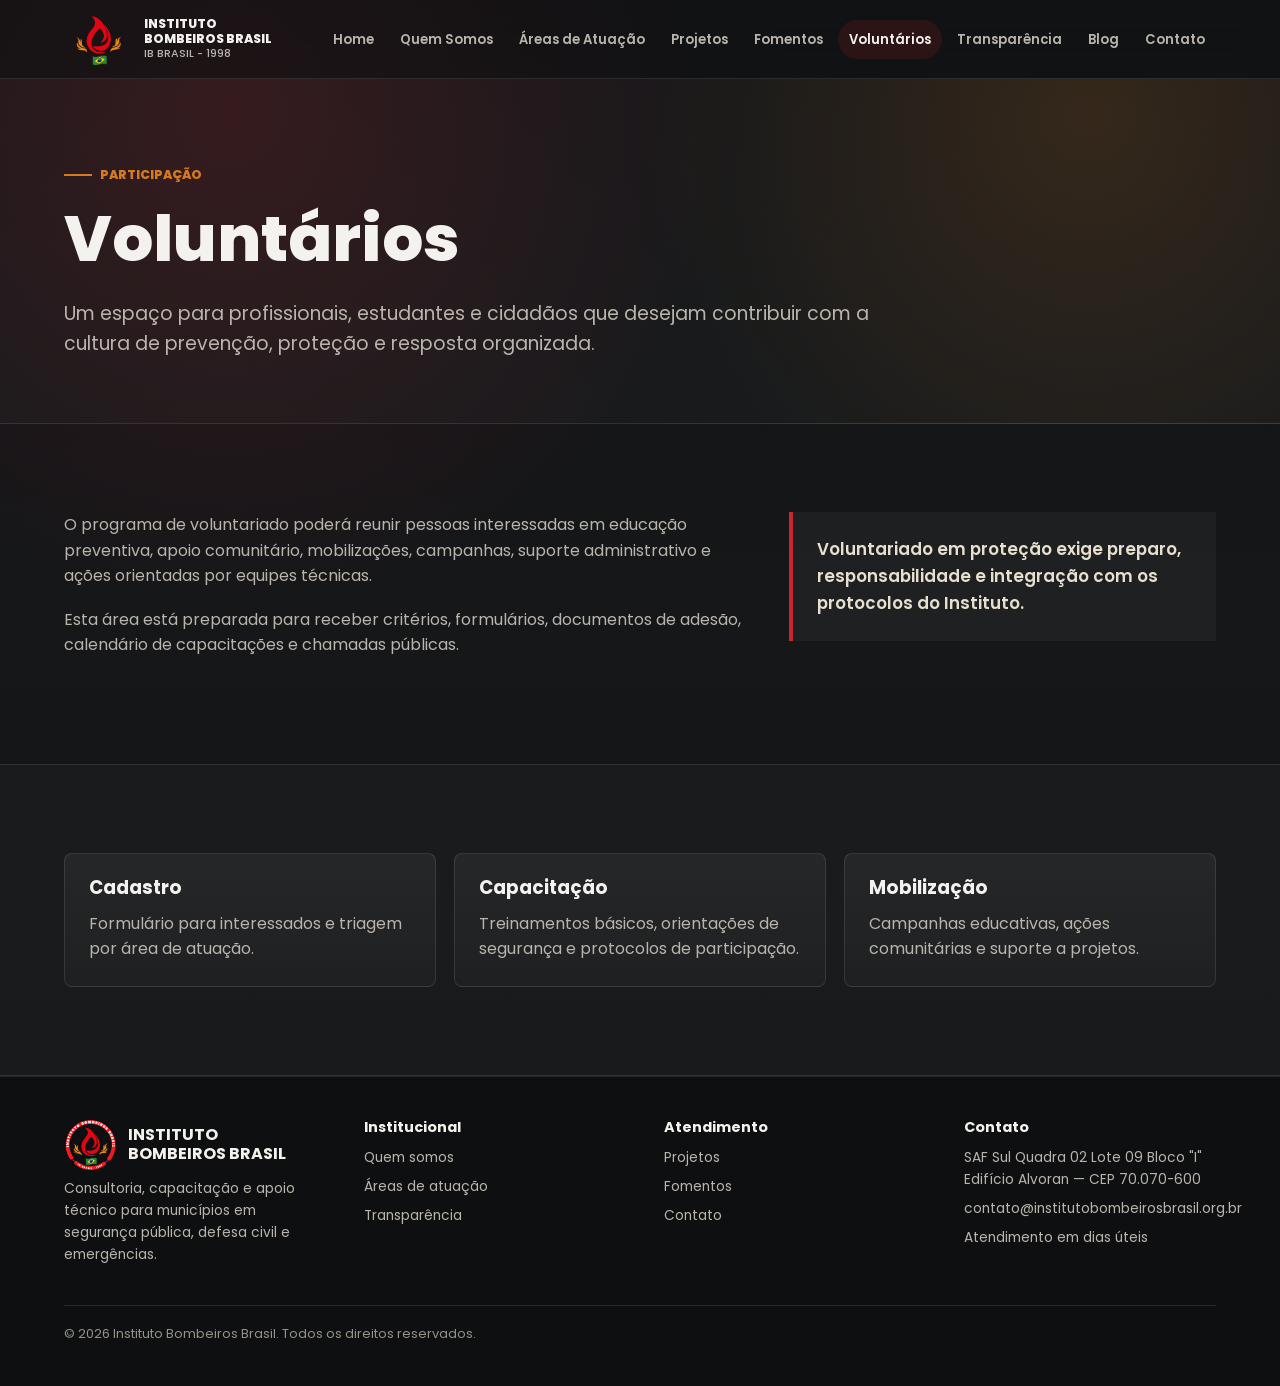
<file: pages/voluntarios.html>
<!doctype html>
<html lang="pt-BR">
  <head>
    <meta charset="utf-8">
    <meta name="viewport" content="width=device-width, initial-scale=1">
    <title>Voluntários | Instituto Bombeiros Brasil</title>
    <meta name="description" content="Programa de voluntariado do Instituto Bombeiros Brasil para profissionais e cidadãos que desejam contribuir com a cultura de prevenção e resposta a emergências.">
    <meta property="og:title" content="Voluntários | Instituto Bombeiros Brasil">
    <meta property="og:description" content="Contribua com a cultura de prevenção e resposta a emergências. Conheça o programa de voluntariado do IBBRASIL.">
    <meta property="og:image" content="https://institutobombeirosbrasil.org.br/assets/logo-ibb.png">
    <meta property="og:url" content="https://institutobombeirosbrasil.org.br/pages/voluntarios.html">
    <meta property="og:type" content="website">
    <meta name="twitter:card" content="summary_large_image">
    <link rel="canonical" href="https://institutobombeirosbrasil.org.br/pages/voluntarios.html">
    <link rel="icon" type="image/png" href="../assets/favicon.png">
    <link rel="preconnect" href="https://fonts.googleapis.com">
    <link rel="preconnect" href="https://fonts.gstatic.com" crossorigin>
    <link rel="stylesheet" href="https://fonts.googleapis.com/css2?family=Poppins:wght@400;500;600;700;800&display=swap">
    <link rel="stylesheet" href="../assets/styles.css">
  </head>
  <body data-page="voluntarios">
    <a href="#main-content" class="skip-link">Pular para o conteúdo</a>
    <div id="site-header"></div>
    <main id="main-content">
      <section class="page-hero">
        <div class="container">
          <p class="eyebrow">Participação</p>
          <h1>Voluntários</h1>
          <p class="lead">Um espaço para profissionais, estudantes e cidadãos que desejam contribuir com a cultura de prevenção, proteção e resposta organizada.</p>
        </div>
      </section>
      <section class="section">
        <div class="container split">
          <div class="text-block">
            <p>O programa de voluntariado poderá reunir pessoas interessadas em educação preventiva, apoio comunitário, mobilizações, campanhas, suporte administrativo e ações orientadas por equipes técnicas.</p>
            <p>Esta área está preparada para receber critérios, formulários, documentos de adesão, calendário de capacitações e chamadas públicas.</p>
          </div>
          <aside class="quote-panel">Voluntariado em proteção exige preparo, responsabilidade e integração com os protocolos do Instituto.</aside>
        </div>
      </section>
      <section class="section alt">
        <div class="container grid three">
          <article class="card"><h3>Cadastro</h3><p>Formulário para interessados e triagem por área de atuação.</p></article>
          <article class="card"><h3>Capacitação</h3><p>Treinamentos básicos, orientações de segurança e protocolos de participação.</p></article>
          <article class="card"><h3>Mobilização</h3><p>Campanhas educativas, ações comunitárias e suporte a projetos.</p></article>
        </div>
      </section>
    </main>
    <div id="site-footer"></div>
    <script src="../assets/site.js"></script>
  </body>
</html>
</file>
<file: assets/styles.css>
:root {
  --bg: #111315;
  --bg-soft: #171a1d;
  --panel: #1e2226;
  --panel-2: #24292e;
  --text: #f4f2ee;
  --muted: #b9b4ac;
  --subtle: #969189;
  --line: rgba(255, 255, 255, 0.1);
  --red: #c9262f;
  --red-soft: #8f2028;
  --orange: #d77a1f;
  --green: #2d7d3a;
  --cream: #e8dfcf;
  --shadow: 0 20px 60px rgba(0, 0, 0, 0.35);
  --radius: 8px;
  --container: 1180px;
}

.skip-link {
  position: absolute;
  left: -9999px;
  top: 16px;
  z-index: 100;
  padding: 10px 18px;
  background: var(--red);
  color: white;
  font-weight: 700;
  border-radius: var(--radius);
  text-decoration: none;
}

.skip-link:focus {
  left: 16px;
}

* {
  box-sizing: border-box;
}

html {
  scroll-behavior: smooth;
}

body {
  margin: 0;
  background:
    radial-gradient(circle at 18% 8%, rgba(201, 38, 47, 0.18), transparent 32rem),
    linear-gradient(180deg, #101214 0%, #151719 44%, #101214 100%);
  color: var(--text);
  font-family: "Poppins", Arial, sans-serif;
  font-size: 16px;
  line-height: 1.6;
}

body.menu-open {
  overflow: hidden;
}

a {
  color: inherit;
  text-decoration: none;
}

img {
  display: block;
  max-width: 100%;
}

.site-header {
  position: fixed;
  top: 0;
  left: 0;
  right: 0;
  z-index: 20;
  border-bottom: 1px solid var(--line);
  background: rgba(17, 19, 21, 0.6);
  backdrop-filter: blur(18px);
}

.nav-shell {
  display: flex;
  align-items: center;
  justify-content: space-between;
  width: 90%;
  min-height: 78px;
  margin: 0 auto;
  gap: 24px;
}

.brand {
  display: inline-flex;
  align-items: center;
  gap: 12px;
  min-width: 218px;
}

.brand img {
  width: 68px;
  height: 68px;
  object-fit: contain;
}

.brand span {
  display: block;
  font-size: 0.78rem;
  font-weight: 800;
  letter-spacing: 0;
  line-height: 1.15;
  text-transform: uppercase;
}

.brand small {
  display: block;
  margin-top: 2px;
  color: var(--muted);
  font-size: 0.68rem;
  font-weight: 500;
  text-transform: uppercase;
}

.nav-links {
  display: flex;
  align-items: center;
  justify-content: flex-end;
  gap: 4px;
}

.nav-links a {
  border-radius: 999px;
  color: var(--muted);
  font-size: 0.82rem;
  font-weight: 600;
  padding: 9px 11px;
  white-space: nowrap;
}

.nav-links a:hover,
.nav-links a.active {
  background: rgba(201, 38, 47, 0.14);
  color: var(--text);
}

.menu-toggle {
  display: none;
  width: 44px;
  height: 44px;
  align-items: center;
  justify-content: center;
  border: 1px solid var(--line);
  border-radius: var(--radius);
  background: transparent;
  color: var(--text);
  cursor: pointer;
}

.menu-toggle span {
  position: relative;
  width: 18px;
  height: 2px;
  background: currentColor;
}

.menu-toggle span::before,
.menu-toggle span::after {
  content: "";
  position: absolute;
  left: 0;
  width: 18px;
  height: 2px;
  background: currentColor;
}

.menu-toggle span::before {
  top: -6px;
}

.menu-toggle span::after {
  top: 6px;
}

.container {
  width: 90%;
  margin: 0 auto;
}

main {
  padding-top: 78px;
}

.hero {
  position: relative;
  overflow: hidden;
  border-bottom: 1px solid var(--line);
}

.hero::after {
  content: "";
  position: absolute;
  inset: auto 0 0;
  height: 1px;
  background: linear-gradient(90deg, transparent, rgba(215, 122, 31, 0.65), transparent);
}

.hero-grid {
  display: grid;
  grid-template-columns: minmax(0, 1.08fr) minmax(320px, 0.72fr);
  align-items: center;
  min-height: calc(100vh - 78px);
  padding: 72px 0;
  gap: 56px;
}

.eyebrow {
  display: inline-flex;
  align-items: center;
  gap: 8px;
  margin: 0 0 18px;
  color: var(--orange);
  font-size: 0.78rem;
  font-weight: 800;
  text-transform: uppercase;
}

.eyebrow::before {
  content: "";
  width: 28px;
  height: 2px;
  background: var(--orange);
}

h1,
h2,
h3 {
  margin: 0;
  line-height: 1.12;
}

h1 {
  max-width: 850px;
  font-size: clamp(2.35rem, 5.8vw, 5.8rem);
  font-weight: 800;
}

h2 {
  font-size: clamp(1.9rem, 3.6vw, 3.25rem);
  font-weight: 800;
}

h3 {
  font-size: 1.15rem;
  font-weight: 700;
}

.lead {
  max-width: 760px;
  margin: 24px 0 0;
  color: var(--muted);
  font-size: clamp(1rem, 1.5vw, 1.18rem);
}

.hero-actions,
.action-row {
  display: flex;
  flex-wrap: wrap;
  gap: 12px;
  margin-top: 32px;
}

.button {
  display: inline-flex;
  align-items: center;
  justify-content: center;
  min-height: 46px;
  border: 1px solid transparent;
  border-radius: var(--radius);
  font-size: 0.9rem;
  font-weight: 700;
  padding: 0 18px;
  transition: transform 180ms ease, border-color 180ms ease, background 180ms ease;
}

.button:hover {
  transform: scale(1.06);
}

.button.primary {
  background: var(--red);
  color: white;
}

.button.secondary {
  border-color: var(--line);
  background: rgba(255, 255, 255, 0.04);
  color: var(--text);
}

.hero-mark {
  position: relative;
  display: flex;
  align-items: center;
  justify-content: center;
  min-height: 420px;
}

.hero-mark img {
  width: min(100%, 600px);
  height: auto;
  opacity: 0;
  filter: drop-shadow(0 0 60px rgba(201, 38, 47, 0.35));
  pointer-events: none;
  user-select: none;
  animation: hero-logo-in 1.4s ease forwards;
  animation-delay: 0.3s;
}

@keyframes hero-logo-in {
  from {
    opacity: 0;
    transform: scale(0.92);
  }
  to {
    opacity: 0.18;
    transform: scale(1);
  }
}

.section {
  padding: 88px 0;
}

.section.alt {
  background: rgba(255, 255, 255, 0.025);
  border-block: 1px solid var(--line);
}

.section-head {
  display: grid;
  grid-template-columns: minmax(0, 0.9fr) minmax(280px, 0.65fr);
  align-items: end;
  gap: 40px;
  margin-bottom: 34px;
}

.section-head p {
  margin: 0;
  color: var(--muted);
}

.grid {
  display: grid;
  gap: 18px;
}

.grid.three {
  grid-template-columns: repeat(3, minmax(0, 1fr));
}

.grid.two {
  grid-template-columns: repeat(2, minmax(0, 1fr));
}

.card,
.feature,
.document-row,
.contact-panel {
  border: 1px solid var(--line);
  border-radius: var(--radius);
  background: linear-gradient(180deg, rgba(255, 255, 255, 0.055), rgba(255, 255, 255, 0.025));
}

.card,
.feature {
  padding: 24px;
  transition: background 200ms ease;
}

.card:hover,
.feature:hover {
  background: linear-gradient(180deg, rgba(255, 255, 255, 0.1), rgba(255, 255, 255, 0.06));
}

.card p,
.feature p {
  margin: 12px 0 0;
  color: var(--muted);
}

.card-label {
  display: inline-block;
  margin-bottom: 18px;
  color: var(--orange);
  font-size: 0.76rem;
  font-weight: 800;
  text-transform: uppercase;
}

.card-icon {
  display: inline-flex;
  align-items: center;
  justify-content: center;
  width: 36px;
  height: 36px;
  margin-bottom: 18px;
  border-radius: 8px;
  background: rgba(215, 122, 31, 0.12);
  color: var(--orange);
}

.feature {
  position: relative;
  min-height: 238px;
  overflow: hidden;
}

.feature::before {
  content: "";
  position: absolute;
  top: 0;
  left: 0;
  width: 100%;
  height: 3px;
  background: linear-gradient(90deg, var(--red), var(--orange), transparent);
}

.feature ul,
.text-block ul {
  margin: 16px 0 0;
  padding-left: 18px;
  color: var(--muted);
}

.feature li,
.text-block li {
  margin: 8px 0;
}

.page-hero {
  padding: 80px 0 64px;
  border-bottom: 1px solid var(--line);
  background:
    radial-gradient(circle at 85% 10%, rgba(215, 122, 31, 0.16), transparent 28rem),
    rgba(255, 255, 255, 0.018);
}

.page-hero h1 {
  font-size: clamp(2.3rem, 5vw, 4.8rem);
}

.page-hero .lead {
  max-width: 860px;
}

.split {
  display: grid;
  grid-template-columns: minmax(0, 0.86fr) minmax(320px, 0.54fr);
  gap: 44px;
  align-items: start;
}

.text-block {
  color: var(--muted);
}

.text-block p {
  margin: 0 0 18px;
}

.quote-panel {
  border-left: 4px solid var(--red);
  background: rgba(255, 255, 255, 0.04);
  padding: 24px;
  color: var(--cream);
  font-size: 1.05rem;
  font-weight: 600;
}

.timeline {
  display: grid;
  gap: 12px;
}

.timeline-item {
  display: grid;
  grid-template-columns: 92px minmax(0, 1fr);
  gap: 18px;
  border-bottom: 1px solid var(--line);
  padding: 0 0 18px;
}

.timeline-item strong {
  color: var(--orange);
}

.timeline-item p {
  margin: 0;
  color: var(--muted);
}

.document-list {
  display: grid;
  gap: 12px;
}

.document-row {
  display: flex;
  align-items: center;
  justify-content: space-between;
  gap: 20px;
  padding: 18px 20px;
}

.document-row span {
  color: var(--muted);
  font-size: 0.88rem;
}

.document-row strong {
  display: block;
}

.badge-row {
  display: flex;
  flex-wrap: wrap;
  gap: 10px;
  margin-top: 26px;
}

.badge {
  border: 1px solid rgba(215, 122, 31, 0.28);
  border-radius: 999px;
  background: rgba(215, 122, 31, 0.08);
  color: var(--cream);
  font-size: 0.82rem;
  font-weight: 700;
  padding: 8px 12px;
}

.carousel-wrapper {
  display: flex;
  align-items: stretch;
  gap: 14px;
}

.carousel-outer {
  flex: 1;
  overflow: hidden;
}

.carousel-track {
  display: flex;
}

.carousel-btn {
  display: flex;
  align-items: center;
  justify-content: center;
  flex-shrink: 0;
  width: 44px;
  height: 44px;
  align-self: center;
  border: 1px solid var(--line);
  border-radius: 50%;
  background: rgba(255, 255, 255, 0.04);
  color: var(--text);
  cursor: pointer;
  transition: background 160ms ease, border-color 160ms ease;
}

.carousel-btn:hover {
  background: rgba(201, 38, 47, 0.14);
  border-color: rgba(201, 38, 47, 0.4);
}

.contact-layout {
  display: grid;
  grid-template-columns: minmax(0, 0.72fr) minmax(320px, 0.58fr);
  gap: 22px;
}

.contact-panel {
  padding: 26px;
}

.contact-info {
  display: flex;
  flex-direction: column;
  justify-content: center;
}

.contact-panel label {
  display: block;
  margin: 0 0 8px;
  color: var(--muted);
  font-size: 0.84rem;
  font-weight: 600;
}

.field {
  width: 100%;
  min-height: 46px;
  border: 1px solid var(--line);
  border-radius: var(--radius);
  background: rgba(0, 0, 0, 0.16);
  color: var(--text);
  font: inherit;
  margin-bottom: 16px;
  padding: 12px 14px;
}

textarea.field {
  min-height: 140px;
  resize: vertical;
}

.site-footer {
  border-top: 1px solid var(--line);
  background: #0d0f10;
  padding: 42px 0;
}

.footer-grid {
  display: grid;
  grid-template-columns: repeat(4, minmax(0, 1fr));
  gap: 48px;
}

.footer-grid h3 {
  margin-bottom: 12px;
  font-size: 0.9rem;
}

.footer-grid p,
.footer-grid a {
  display: block;
  margin: 7px 0;
  color: var(--muted);
  font-size: 0.86rem;
}

.footer-col-brand {
  max-width: 100%;
}

.footer-brand {
  display: flex;
  gap: 12px;
  align-items: center;
}

.footer-brand img {
  width: 52px;
  height: 52px;
}

.footer-brand strong {
  display: block;
  line-height: 1.15;
  text-transform: uppercase;
}

.footer-bottom {
  border-top: 1px solid var(--line);
  color: var(--subtle);
  font-size: 0.8rem;
  margin-top: 32px;
  padding-top: 18px;
}

@media (max-width: 1080px) {
  .menu-toggle {
    display: inline-flex;
  }

  .nav-links {
    position: fixed;
    inset: 78px 0 auto;
    display: none;
    flex-direction: column;
    align-items: stretch;
    border-bottom: 1px solid var(--line);
    background: rgba(17, 19, 21, 0.98);
    padding: 16px;
  }

  body.menu-open .nav-links {
    display: flex;
  }

  .nav-links a {
    border-radius: var(--radius);
    padding: 13px 14px;
  }

  .hero-grid,
  .section-head,
  .split,
  .contact-layout,
  .footer-grid {
    grid-template-columns: 1fr;
  }

  .hero-grid {
    min-height: auto;
  }
}

@media (max-width: 760px) {
  .grid.three,
  .grid.two {
    grid-template-columns: 1fr;
  }

  .hero-mark {
    min-height: 220px;
  }

  .hero-mark img {
    width: min(60%, 260px);
  }

  .brand {
    min-width: 0;
  }

  .brand span {
    max-width: 190px;
  }

  .section,
  .page-hero {
    padding: 58px 0;
  }

  .timeline-item,
  .document-row {
    grid-template-columns: 1fr;
  }

  .document-row {
    align-items: flex-start;
    flex-direction: column;
  }

  /* Centralização geral no mobile */
  h1, h2, h3,
  .lead, .eyebrow,
  .text-block p,
  .section-head p,
  .page-hero p,
  .badge-row,
  .hero-actions,
  .action-row {
    text-align: center;
  }

  .eyebrow {
    justify-content: center;
  }

  .hero-actions,
  .action-row,
  .badge-row {
    justify-content: center;
  }

  .card,
  .feature {
    text-align: center;
  }

  .feature ul {
    text-align: left;
    display: inline-block;
  }

  .section-head {
    text-align: center;
  }

  .footer-grid {
    text-align: center;
  }

  .footer-brand {
    justify-content: center;
  }

  .footer-col-brand p {
  max-width: 60%;
  margin: auto;  
}

  .footer-bottom {
    text-align: center;
  }

  .contact-info {
    text-align: center;
  }

  .quote-panel {
    text-align: center;
  }
}
</file>
